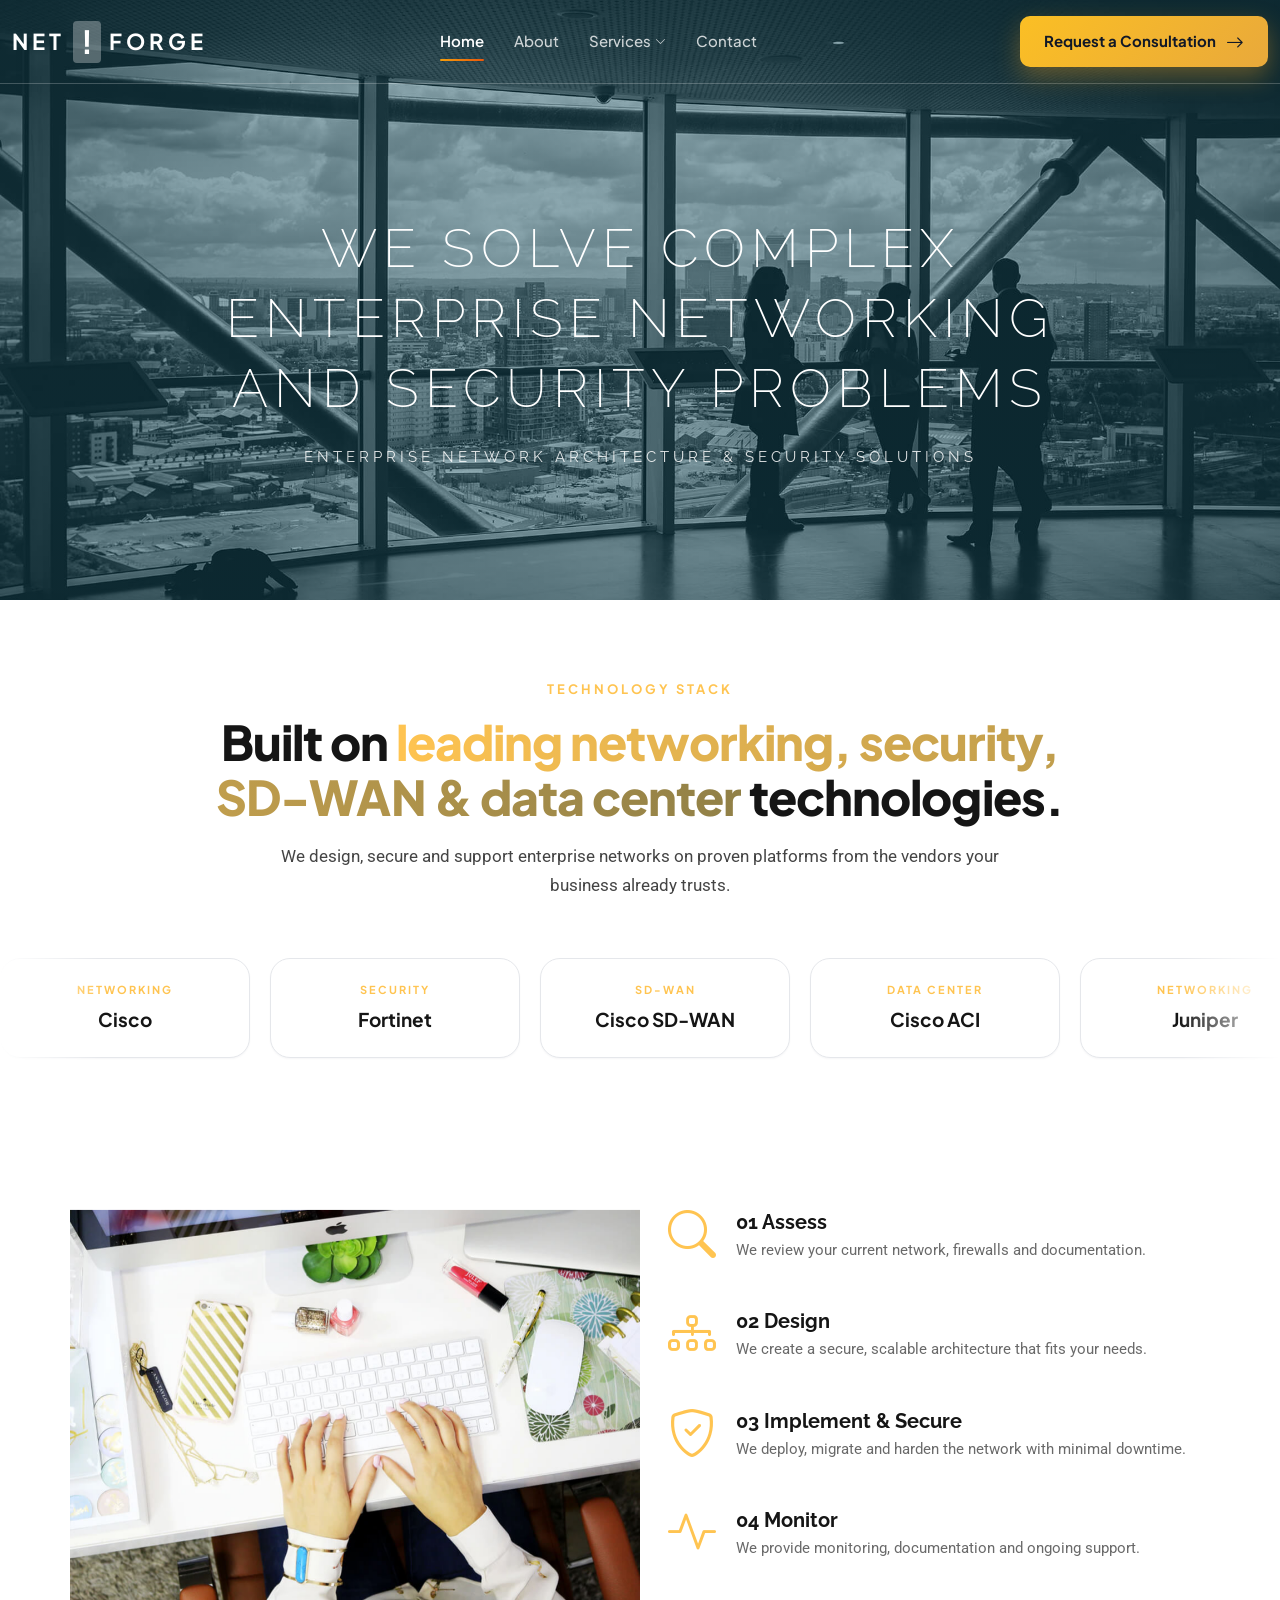
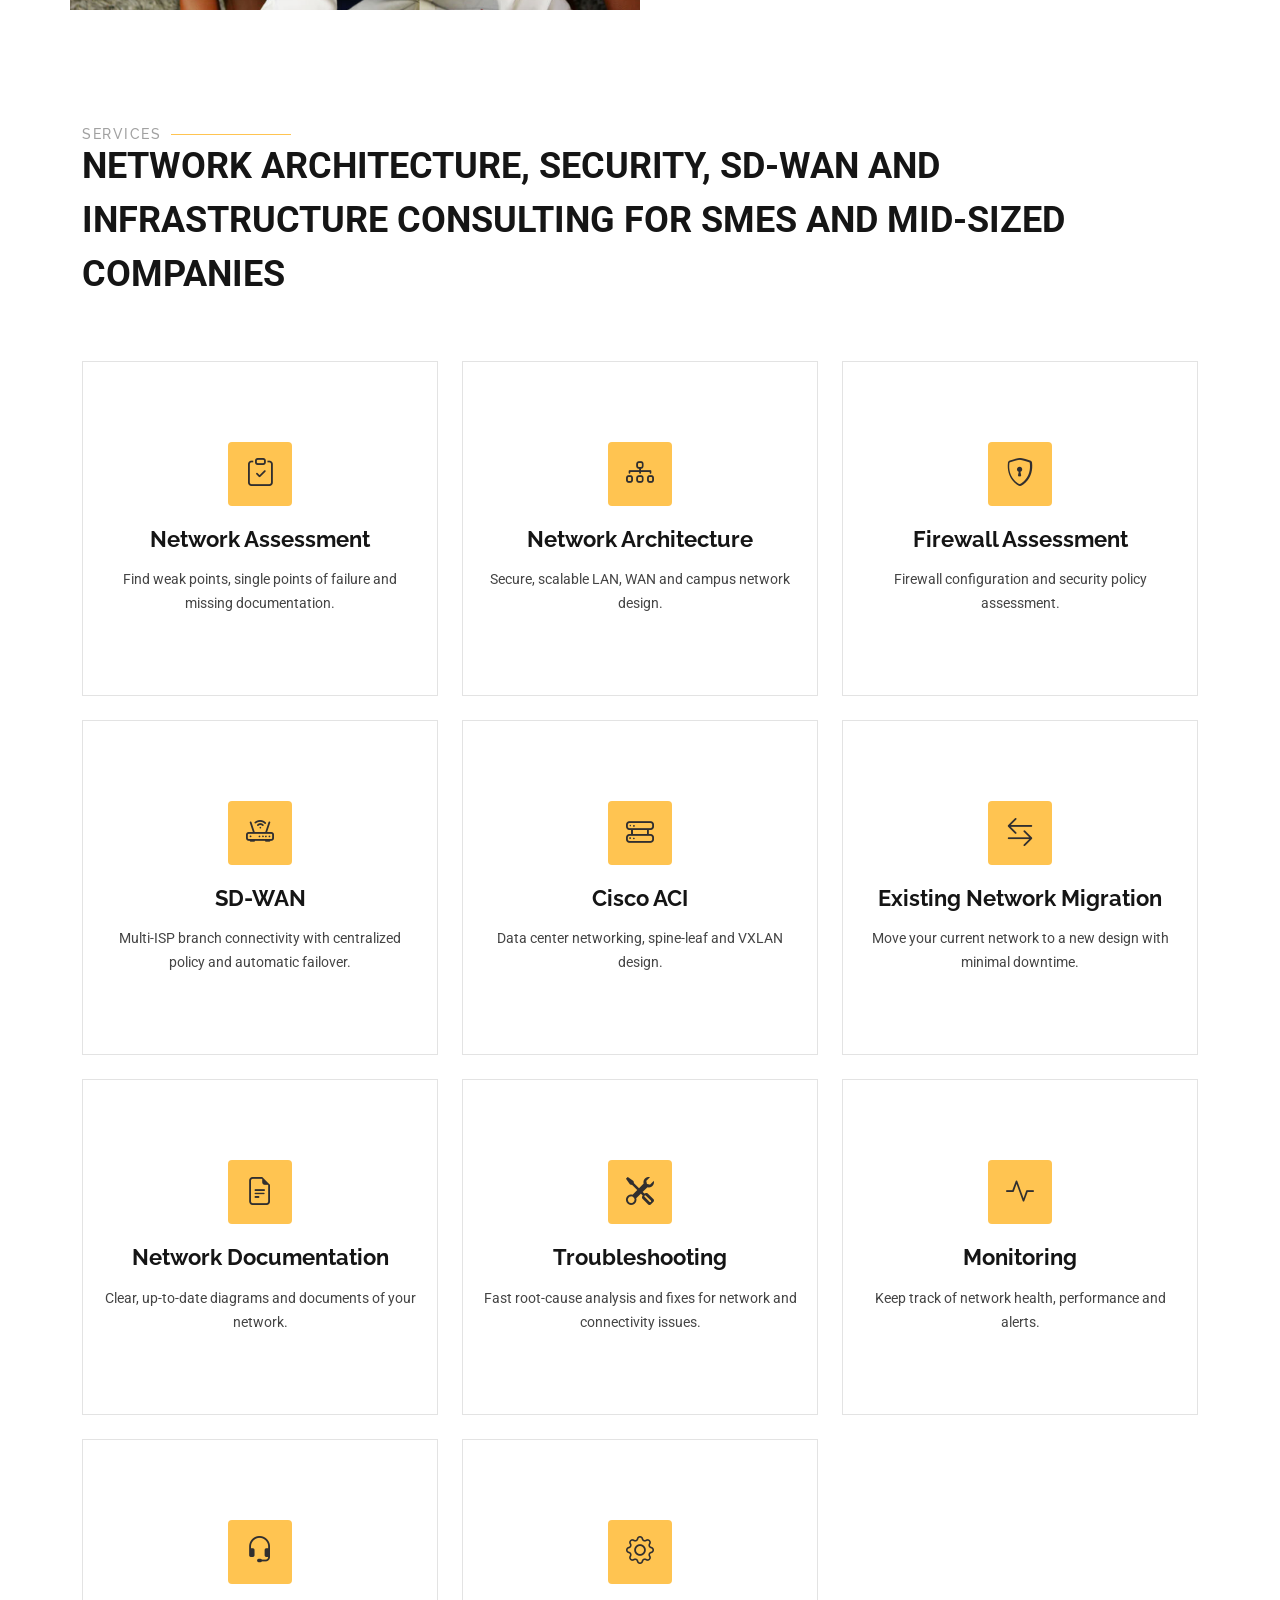
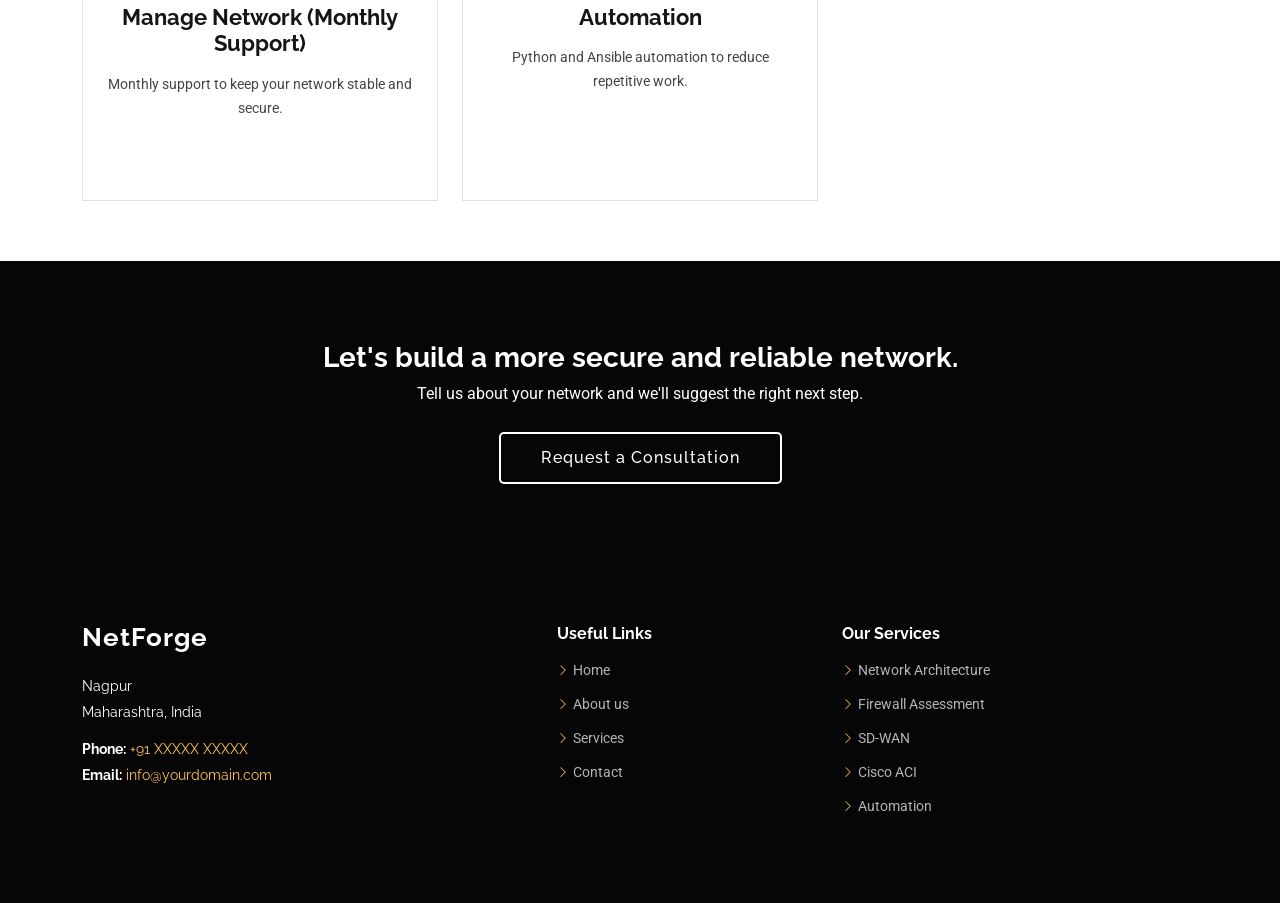
<file: index.html>
<!DOCTYPE html>
<html lang="en">

<head>
  <meta charset="utf-8">
  <meta content="width=device-width, initial-scale=1.0" name="viewport">
  <title>NetForge | Network Consulting in Nagpur: SD-WAN, Firewall &amp; Cisco ACI</title>
  <meta name="description" content="NetForge offers network consulting in Nagpur: network architecture, firewall assessment, SD-WAN, Cisco ACI, migration and managed network support for businesses across India.">
  <meta name="keywords" content="Nagpur, network consulting, SD-WAN, firewall, Cisco ACI, network architecture, network security">

  <link href="assets/img/favicon.png" rel="icon">
  <link href="assets/img/apple-touch-icon.png" rel="apple-touch-icon">

  <link href="https://fonts.googleapis.com" rel="preconnect">
  <link href="https://fonts.gstatic.com" rel="preconnect" crossorigin>
  <link href="https://fonts.googleapis.com/css2?family=Roboto:wght@300;400;500;700&family=Poppins:wght@300;400;500;600;700&family=Raleway:wght@200;300;400;500;600;700&display=swap" rel="stylesheet">

  <link href="assets/vendor/bootstrap/css/bootstrap.min.css" rel="stylesheet">
  <link href="assets/vendor/bootstrap-icons/bootstrap-icons.css" rel="stylesheet">
  <link href="assets/vendor/aos/aos.css" rel="stylesheet">
  <link href="assets/vendor/swiper/swiper-bundle.min.css" rel="stylesheet">
  <link href="assets/vendor/glightbox/css/glightbox.min.css" rel="stylesheet">
  <link href="assets/css/main.css" rel="stylesheet">
  <link href="https://fonts.googleapis.com/css2?family=Plus+Jakarta+Sans:wght@400;500;600;700&display=swap" rel="stylesheet">
  <link href="assets/css/nav.css" rel="stylesheet">

  <style>
    /* ===== Reign-style header + hero (overrides main.css) ===== */

    /* Transparent header with thin bottom line */
    #header.header {
      background: transparent !important;
      box-shadow: none !important;
      height: 82px;
      padding: 0;
      border-bottom: 1px solid rgba(255, 255, 255, 0.22);
    }

    /* Logo: letter-spaced with highlighted "!" box */
    #header .logo .sitename {
      font-family: "Raleway", sans-serif;
      font-size: 26px;
      font-weight: 400;
      letter-spacing: 6px;
      color: #fff;
      margin: 0;
      display: flex;
      align-items: center;
    }
    #header .logo .logo-mark {
      display: inline-flex;
      align-items: center;
      justify-content: center;
      background: rgba(255, 255, 255, 0.35);
      color: #fff;
      width: 32px;
      height: 48px;
      margin: 0 10px;
      letter-spacing: 0;
      font-weight: 500;
    }

    /* Nav: small, uppercase, wide spacing, muted white */
    @media (min-width: 1200px) {
      .navmenu a,
      .navmenu a:focus {
        font-family: "Raleway", sans-serif;
        font-size: 13px;
        font-weight: 500;
        text-transform: uppercase;
        letter-spacing: 2.5px;
        color: rgba(255, 255, 255, 0.7);
        padding: 18px 20px;
      }
      .navmenu a:hover,
      .navmenu .active,
      .navmenu .active:focus {
        color: #fff;
      }
    }

    /* CTA button: quiet thin outline */
    #header .btn-getstarted,
    #header .btn-getstarted:focus {
      font-family: "Raleway", sans-serif;
      font-size: 12px;
      text-transform: uppercase;
      letter-spacing: 2px;
      background: transparent;
      color: #fff;
      border: 1px solid rgba(255, 255, 255, 0.55);
      border-radius: 0;
      padding: 10px 22px;
    }
    #header .btn-getstarted:hover {
      background: rgba(255, 255, 255, 0.15);
      color: #fff;
    }

    /* Hero */
    .hero {
      min-height: 600px;
      height: 600px;
      padding: 82px 0 0;
      display: flex;
      align-items: center;
      justify-content: center;
      position: relative;
    }
    .hero img {
      position: absolute;
      inset: 0;
      width: 100%;
      height: 100%;
      object-fit: cover;
      z-index: 1;
    }
    /* Teal tint like Reign */
    .hero::before {
      content: "";
      position: absolute;
      inset: 0;
      z-index: 2;
      background: linear-gradient(rgba(10, 70, 85, 0.45), rgba(10, 70, 85, 0.45)) !important;
    }
    .hero .container {
      position: relative;
      z-index: 3;
    }
    .hero h2 {
      font-family: "Raleway", sans-serif;
      font-size: clamp(1.8rem, 4.2vw, 3.4rem);
      font-weight: 200;
      text-transform: uppercase;
      letter-spacing: 6px;
      line-height: 1.3;
      color: #fff;
      margin: 0 0 22px;
    }
    .hero p {
      font-family: "Raleway", sans-serif;
      font-size: 15px;
      font-weight: 400;
      text-transform: uppercase;
      letter-spacing: 4px;
      color: rgba(255, 255, 255, 0.85);
      margin: 0;
    }

    @media (max-width: 768px) {
      .hero { height: auto; min-height: 480px; padding: 110px 0 60px; }
      .hero h2 { letter-spacing: 3px; }
      .hero p { letter-spacing: 2px; font-size: 13px; }
    }

    /* ===== Technology stack strip ===== */
    .tech-stack {
      background: #fff;
      padding: 80px 0 70px;
    }
    .tech-stack .ts-eyebrow {
      font-family: "Plus Jakarta Sans", "Raleway", sans-serif;
      font-size: 13px;
      font-weight: 700;
      letter-spacing: 3px;
      text-transform: uppercase;
      color: var(--accent-color, #2563eb);
      margin: 0 0 14px;
    }
    .tech-stack h2 {
      font-family: "Plus Jakarta Sans", "Raleway", sans-serif;
      font-size: clamp(1.8rem, 4vw, 3rem);
      font-weight: 800;
      letter-spacing: -0.02em;
      line-height: 1.15;
      color: var(--heading-color, #0f172a);
      max-width: 860px;
      margin: 0 auto 18px;
    }
    .tech-stack h2 span {
      background: linear-gradient(90deg, var(--accent-color, #2563eb), color-mix(in srgb, var(--accent-color, #2563eb) 55%, #0a2d3a));
      -webkit-background-clip: text;
      background-clip: text;
      -webkit-text-fill-color: transparent;
      color: transparent;
    }
    .tech-stack .ts-sub {
      max-width: 720px;
      margin: 0 auto 44px;
      color: var(--default-color, #64748b);
      font-size: 17px;
      line-height: 1.7;
    }
    .ts-marquee {
      overflow: hidden;
      padding: 14px 0 22px;
      -webkit-mask-image: linear-gradient(90deg, transparent, #000 8%, #000 92%, transparent);
      mask-image: linear-gradient(90deg, transparent, #000 8%, #000 92%, transparent);
    }
    .ts-track {
      display: flex;
      width: max-content;
      animation: ts-scroll 45s linear infinite;
    }
    .ts-marquee:hover .ts-track {
      animation-play-state: paused;
    }
    .ts-card {
      flex: 0 0 auto;
      width: 250px;
      height: 100px;
      margin-right: 20px;
      display: flex;
      flex-direction: column;
      align-items: center;
      justify-content: center;
      gap: 6px;
      background: #fff;
      border: 1px solid #e5e7eb;
      border-radius: 20px;
      box-shadow: 0 1px 2px rgba(15, 23, 42, 0.04);
      transition: border-color 0.2s ease, box-shadow 0.2s ease, transform 0.2s ease;
    }
    .ts-card:hover {
      border-color: var(--accent-color, #2563eb);
      box-shadow: 0 10px 24px color-mix(in srgb, var(--accent-color, #2563eb) 22%, transparent);
      transform: translateY(-3px);
    }
    .ts-card small {
      font-family: "Plus Jakarta Sans", sans-serif;
      font-size: 11px;
      font-weight: 700;
      letter-spacing: 2px;
      text-transform: uppercase;
      color: var(--accent-color, #2563eb);
    }
    .ts-card strong {
      font-family: "Plus Jakarta Sans", sans-serif;
      font-size: 19px;
      font-weight: 700;
      color: var(--heading-color, #0f172a);
      text-align: center;
      padding: 0 12px;
    }
    @keyframes ts-scroll {
      to { transform: translateX(-50%); }
    }
    @media (prefers-reduced-motion: reduce) {
      .ts-track { animation: none; }
      .ts-marquee { overflow-x: auto; }
    }
    @media (max-width: 768px) {
      .tech-stack { padding: 60px 0 50px; }
      .ts-card { width: 210px; height: 90px; }
      .ts-card strong { font-size: 17px; }
    }
  </style>
</head>

<body class="index-page">

  <header id="header" class="header d-flex align-items-center fixed-top">
    <div class="container-fluid container-xl position-relative d-flex align-items-center justify-content-between">

      <a href="index.html" class="logo d-flex align-items-center me-auto me-lg-0">
        <h1 class="sitename">NET<span class="logo-mark">!</span>FORGE</h1>
      </a>

      <nav id="navmenu" class="navmenu">
        <ul>
          <li><a href="index.html" class="active">Home</a></li>
          <li><a href="about.html">About</a></li>
          <li class="dropdown"><a href="#" class="services-toggle"><span>Services</span> <i class="bi bi-chevron-down toggle-dropdown"></i></a>
            <ul>
              <li><a href="services.html#network-assessment">Network Assessment</a></li>
              <li><a href="services.html#network-architecture">Network Architecture</a></li>
              <li><a href="services.html#firewall-assessment">Firewall Assessment</a></li>
              <li><a href="services.html#sd-wan">SD-WAN</a></li>
              <li><a href="services.html#cisco-aci">Cisco ACI</a></li>
              <li><a href="services.html#migration">Existing Network Migration</a></li>
              <li><a href="services.html#documentation">Network Documentation</a></li>
              <li><a href="services.html#troubleshooting">Troubleshooting</a></li>
              <li><a href="services.html#monitoring">Monitoring</a></li>
              <li><a href="services.html#manage-network">Manage Network (Monthly Support)</a></li>
              <li><a href="services.html#automation">Automation</a></li>
            </ul>
          </li>
          <li><a href="contact.html">Contact</a></li>
        </ul>
        <i class="mobile-nav-toggle d-xl-none bi bi-list"></i>
      </nav>

      <a class="btn-getstarted" href="contact.html">Request a Consultation <i class="bi bi-arrow-right"></i></a>

    </div>
  </header>

  <main class="main">

    <!-- Hero Section -->
    <section id="hero" class="hero section dark-background">

      <img src="assets/img/hero-bg.jpg" alt="" data-aos="fade-in">

      <div class="container">
        <div class="row justify-content-center text-center" data-aos="fade-up" data-aos-delay="100">
          <div class="col-xl-10 col-lg-11">
            <h2>We Solve Complex Enterprise Networking And Security Problems</h2>
            <p>Enterprise Network Architecture &amp; Security Solutions</p>
          </div>
        </div>
      </div>

    </section>

    <!-- Technology Stack Section -->
    <section id="tech-stack" class="tech-stack section">

      <div class="container text-center" data-aos="fade-up">
        <p class="ts-eyebrow">Technology Stack</p>
        <h2>Built on <span>leading networking, security, SD-WAN &amp; data center</span> technologies.</h2>
        <p class="ts-sub">We design, secure and support enterprise networks on proven platforms from the vendors your business already trusts.</p>
      </div>

      <div class="ts-marquee" data-aos="fade-up" data-aos-delay="100">
        <div class="ts-track">
          <div class="ts-card"><small>Networking</small><strong>Cisco</strong></div>
          <div class="ts-card"><small>Security</small><strong>Fortinet</strong></div>
          <div class="ts-card"><small>SD-WAN</small><strong>Cisco SD-WAN</strong></div>
          <div class="ts-card"><small>Data Center</small><strong>Cisco ACI</strong></div>
          <div class="ts-card"><small>Networking</small><strong>Juniper</strong></div>
          <div class="ts-card"><small>Security</small><strong>Palo Alto Networks</strong></div>
          <div class="ts-card"><small>SD-WAN</small><strong>Fortinet Secure SD-WAN</strong></div>
          <div class="ts-card"><small>Data Center</small><strong>Cisco Nexus</strong></div>
          <div class="ts-card"><small>Networking</small><strong>Aruba</strong></div>
          <div class="ts-card"><small>Security</small><strong>Check Point</strong></div>
          <div class="ts-card"><small>SD-WAN</small><strong>Versa Networks</strong></div>
          <div class="ts-card"><small>Data Center</small><strong>VMware NSX</strong></div>
          <div class="ts-card"><small>Networking</small><strong>Arista</strong></div>
          <div class="ts-card"><small>Security</small><strong>Cisco Secure Firewall</strong></div>
          <div class="ts-card"><small>SD-WAN</small><strong>VMware VeloCloud</strong></div>
          <div class="ts-card"><small>Data Center</small><strong>VXLAN / EVPN</strong></div>

          <!-- duplicate set for a seamless loop -->
          <div class="ts-card"><small>Networking</small><strong>Cisco</strong></div>
          <div class="ts-card"><small>Security</small><strong>Fortinet</strong></div>
          <div class="ts-card"><small>SD-WAN</small><strong>Cisco SD-WAN</strong></div>
          <div class="ts-card"><small>Data Center</small><strong>Cisco ACI</strong></div>
          <div class="ts-card"><small>Networking</small><strong>Juniper</strong></div>
          <div class="ts-card"><small>Security</small><strong>Palo Alto Networks</strong></div>
          <div class="ts-card"><small>SD-WAN</small><strong>Fortinet Secure SD-WAN</strong></div>
          <div class="ts-card"><small>Data Center</small><strong>Cisco Nexus</strong></div>
          <div class="ts-card"><small>Networking</small><strong>Aruba</strong></div>
          <div class="ts-card"><small>Security</small><strong>Check Point</strong></div>
          <div class="ts-card"><small>SD-WAN</small><strong>Versa Networks</strong></div>
          <div class="ts-card"><small>Data Center</small><strong>VMware NSX</strong></div>
          <div class="ts-card"><small>Networking</small><strong>Arista</strong></div>
          <div class="ts-card"><small>Security</small><strong>Cisco Secure Firewall</strong></div>
          <div class="ts-card"><small>SD-WAN</small><strong>VMware VeloCloud</strong></div>
          <div class="ts-card"><small>Data Center</small><strong>VXLAN / EVPN</strong></div>
        </div>
      </div>

    </section>

    <!-- Features Section -->
    <section id="features" class="features section">

      <div class="container">

        <div class="row gy-4">
          <div class="features-image col-lg-6" data-aos="fade-up" data-aos-delay="100"><img src="assets/img/features-bg.jpg" alt=""></div>
          <div class="col-lg-6">

            <div class="features-item d-flex ps-0 ps-lg-3 pt-4 pt-lg-0" data-aos="fade-up" data-aos-delay="200">
              <i class="bi bi-search flex-shrink-0"></i>
              <div>
                <h4>01 Assess</h4>
                <p>We review your current network, firewalls and documentation.</p>
              </div>
            </div>

            <div class="features-item d-flex mt-5 ps-0 ps-lg-3" data-aos="fade-up" data-aos-delay="300">
              <i class="bi bi-diagram-3 flex-shrink-0"></i>
              <div>
                <h4>02 Design</h4>
                <p>We create a secure, scalable architecture that fits your needs.</p>
              </div>
            </div>

            <div class="features-item d-flex mt-5 ps-0 ps-lg-3" data-aos="fade-up" data-aos-delay="400">
              <i class="bi bi-shield-check flex-shrink-0"></i>
              <div>
                <h4>03 Implement & Secure</h4>
                <p>We deploy, migrate and harden the network with minimal downtime.</p>
              </div>
            </div>

            <div class="features-item d-flex mt-5 ps-0 ps-lg-3" data-aos="fade-up" data-aos-delay="500">
              <i class="bi bi-activity flex-shrink-0"></i>
              <div>
                <h4>04 Monitor</h4>
                <p>We provide monitoring, documentation and ongoing support.</p>
              </div>
            </div>

          </div>
        </div>

      </div>

    </section>

    <!-- Services Section -->
    <section id="services" class="services section">

      <div class="container section-title" data-aos="fade-up">
        <h2>Services</h2>
        <p>Network architecture, security, SD-WAN and infrastructure consulting for SMEs and mid-sized companies</p>
      </div>

      <div class="container">

        <div class="row gy-4">

          <div class="col-lg-4 col-md-6" data-aos="fade-up" data-aos-delay="100">
            <div class="service-item position-relative">
              <div class="icon"><i class="bi bi-clipboard-check"></i></div>
              <a href="services.html#network-assessment" class="stretched-link"><h3>Network Assessment</h3></a>
              <p>Find weak points, single points of failure and missing documentation.</p>
            </div>
          </div>

          <div class="col-lg-4 col-md-6" data-aos="fade-up" data-aos-delay="200">
            <div class="service-item position-relative">
              <div class="icon"><i class="bi bi-diagram-3"></i></div>
              <a href="services.html#network-architecture" class="stretched-link"><h3>Network Architecture</h3></a>
              <p>Secure, scalable LAN, WAN and campus network design.</p>
            </div>
          </div>

          <div class="col-lg-4 col-md-6" data-aos="fade-up" data-aos-delay="300">
            <div class="service-item position-relative">
              <div class="icon"><i class="bi bi-shield-lock"></i></div>
              <a href="services.html#firewall-assessment" class="stretched-link"><h3>Firewall Assessment</h3></a>
              <p>Firewall configuration and security policy assessment.</p>
            </div>
          </div>

          <div class="col-lg-4 col-md-6" data-aos="fade-up" data-aos-delay="100">
            <div class="service-item position-relative">
              <div class="icon"><i class="bi bi-router"></i></div>
              <a href="services.html#sd-wan" class="stretched-link"><h3>SD-WAN</h3></a>
              <p>Multi-ISP branch connectivity with centralized policy and automatic failover.</p>
            </div>
          </div>

          <div class="col-lg-4 col-md-6" data-aos="fade-up" data-aos-delay="200">
            <div class="service-item position-relative">
              <div class="icon"><i class="bi bi-hdd-rack"></i></div>
              <a href="services.html#cisco-aci" class="stretched-link"><h3>Cisco ACI</h3></a>
              <p>Data center networking, spine-leaf and VXLAN design.</p>
            </div>
          </div>

          <div class="col-lg-4 col-md-6" data-aos="fade-up" data-aos-delay="300">
            <div class="service-item position-relative">
              <div class="icon"><i class="bi bi-arrow-left-right"></i></div>
              <a href="services.html#migration" class="stretched-link"><h3>Existing Network Migration</h3></a>
              <p>Move your current network to a new design with minimal downtime.</p>
            </div>
          </div>

          <div class="col-lg-4 col-md-6" data-aos="fade-up" data-aos-delay="100">
            <div class="service-item position-relative">
              <div class="icon"><i class="bi bi-file-earmark-text"></i></div>
              <a href="services.html#documentation" class="stretched-link"><h3>Network Documentation</h3></a>
              <p>Clear, up-to-date diagrams and documents of your network.</p>
            </div>
          </div>

          <div class="col-lg-4 col-md-6" data-aos="fade-up" data-aos-delay="200">
            <div class="service-item position-relative">
              <div class="icon"><i class="bi bi-tools"></i></div>
              <a href="services.html#troubleshooting" class="stretched-link"><h3>Troubleshooting</h3></a>
              <p>Fast root-cause analysis and fixes for network and connectivity issues.</p>
            </div>
          </div>

          <div class="col-lg-4 col-md-6" data-aos="fade-up" data-aos-delay="300">
            <div class="service-item position-relative">
              <div class="icon"><i class="bi bi-activity"></i></div>
              <a href="services.html#monitoring" class="stretched-link"><h3>Monitoring</h3></a>
              <p>Keep track of network health, performance and alerts.</p>
            </div>
          </div>

          <div class="col-lg-4 col-md-6" data-aos="fade-up" data-aos-delay="100">
            <div class="service-item position-relative">
              <div class="icon"><i class="bi bi-headset"></i></div>
              <a href="services.html#manage-network" class="stretched-link"><h3>Manage Network (Monthly Support)</h3></a>
              <p>Monthly support to keep your network stable and secure.</p>
            </div>
          </div>

          <div class="col-lg-4 col-md-6" data-aos="fade-up" data-aos-delay="200">
            <div class="service-item position-relative">
              <div class="icon"><i class="bi bi-gear"></i></div>
              <a href="services.html#automation" class="stretched-link"><h3>Automation</h3></a>
              <p>Python and Ansible automation to reduce repetitive work.</p>
            </div>
          </div>

        </div>

      </div>

    </section>

    <!-- Call To Action Section -->
    <section id="call-to-action" class="call-to-action section dark-background">

      <img src="assets/img/cta-bg.jpg" alt="">

      <div class="container">
        <div class="row justify-content-center" data-aos="zoom-in" data-aos-delay="100">
          <div class="col-xl-10">
            <div class="text-center">
              <h3>Let's build a more secure and reliable network.</h3>
              <p>Tell us about your network and we'll suggest the right next step.</p>
              <a class="cta-btn" href="contact.html">Request a Consultation</a>
            </div>
          </div>
        </div>
      </div>

    </section>

  </main>

  <footer id="footer" class="footer dark-background">

    <div class="footer-top">
      <div class="container">
        <div class="row gy-4">
          <div class="col-lg-5 col-md-6 footer-about">
            <a href="index.html" class="logo d-flex align-items-center">
              <span class="sitename">NetForge</span>
            </a>
            <div class="footer-contact pt-3">
              <p>Nagpur</p>
              <p>Maharashtra, India</p>
              <p class="mt-3"><strong>Phone:</strong> <a href="tel:+91XXXXXXXXXX">+91 XXXXX XXXXX</a></p>
              <p><strong>Email:</strong> <a href="mailto:info@yourdomain.com">info@yourdomain.com</a></p>
            </div>
          </div>

          <div class="col-lg-3 col-md-3 footer-links">
            <h4>Useful Links</h4>
            <ul>
              <li><i class="bi bi-chevron-right"></i> <a href="index.html">Home</a></li>
              <li><i class="bi bi-chevron-right"></i> <a href="about.html">About us</a></li>
              <li><i class="bi bi-chevron-right"></i> <a href="services.html">Services</a></li>
              <li><i class="bi bi-chevron-right"></i> <a href="contact.html">Contact</a></li>
            </ul>
          </div>

          <div class="col-lg-4 col-md-3 footer-links">
            <h4>Our Services</h4>
            <ul>
              <li><i class="bi bi-chevron-right"></i> <a href="services.html#network-architecture">Network Architecture</a></li>
              <li><i class="bi bi-chevron-right"></i> <a href="services.html#firewall-assessment">Firewall Assessment</a></li>
              <li><i class="bi bi-chevron-right"></i> <a href="services.html#sd-wan">SD-WAN</a></li>
              <li><i class="bi bi-chevron-right"></i> <a href="services.html#cisco-aci">Cisco ACI</a></li>
              <li><i class="bi bi-chevron-right"></i> <a href="services.html#automation">Automation</a></li>
            </ul>
          </div>

        </div>
      </div>
    </div>
</footer>

  <a href="#" id="scroll-top" class="scroll-top d-flex align-items-center justify-content-center"><i class="bi bi-arrow-up-short"></i></a>

  <div id="preloader"></div>

  <script src="assets/vendor/bootstrap/js/bootstrap.bundle.min.js"></script>
  <script src="assets/vendor/aos/aos.js"></script>
  <script src="assets/vendor/swiper/swiper-bundle.min.js"></script>
  <script src="assets/vendor/glightbox/js/glightbox.min.js"></script>
  <script src="assets/vendor/imagesloaded/imagesloaded.pkgd.min.js"></script>
  <script src="assets/vendor/isotope-layout/isotope.pkgd.min.js"></script>
  <script src="assets/vendor/purecounter/purecounter_vanilla.js"></script>
  <script src="assets/js/main.js"></script>
  <script>
    /* Services menu item: open the dropdown only, don't navigate */
    document.querySelectorAll('.services-toggle').forEach(function (a) {
      a.addEventListener('click', function (e) { e.preventDefault(); });
    });
  </script>

</body>

</html>
</file>
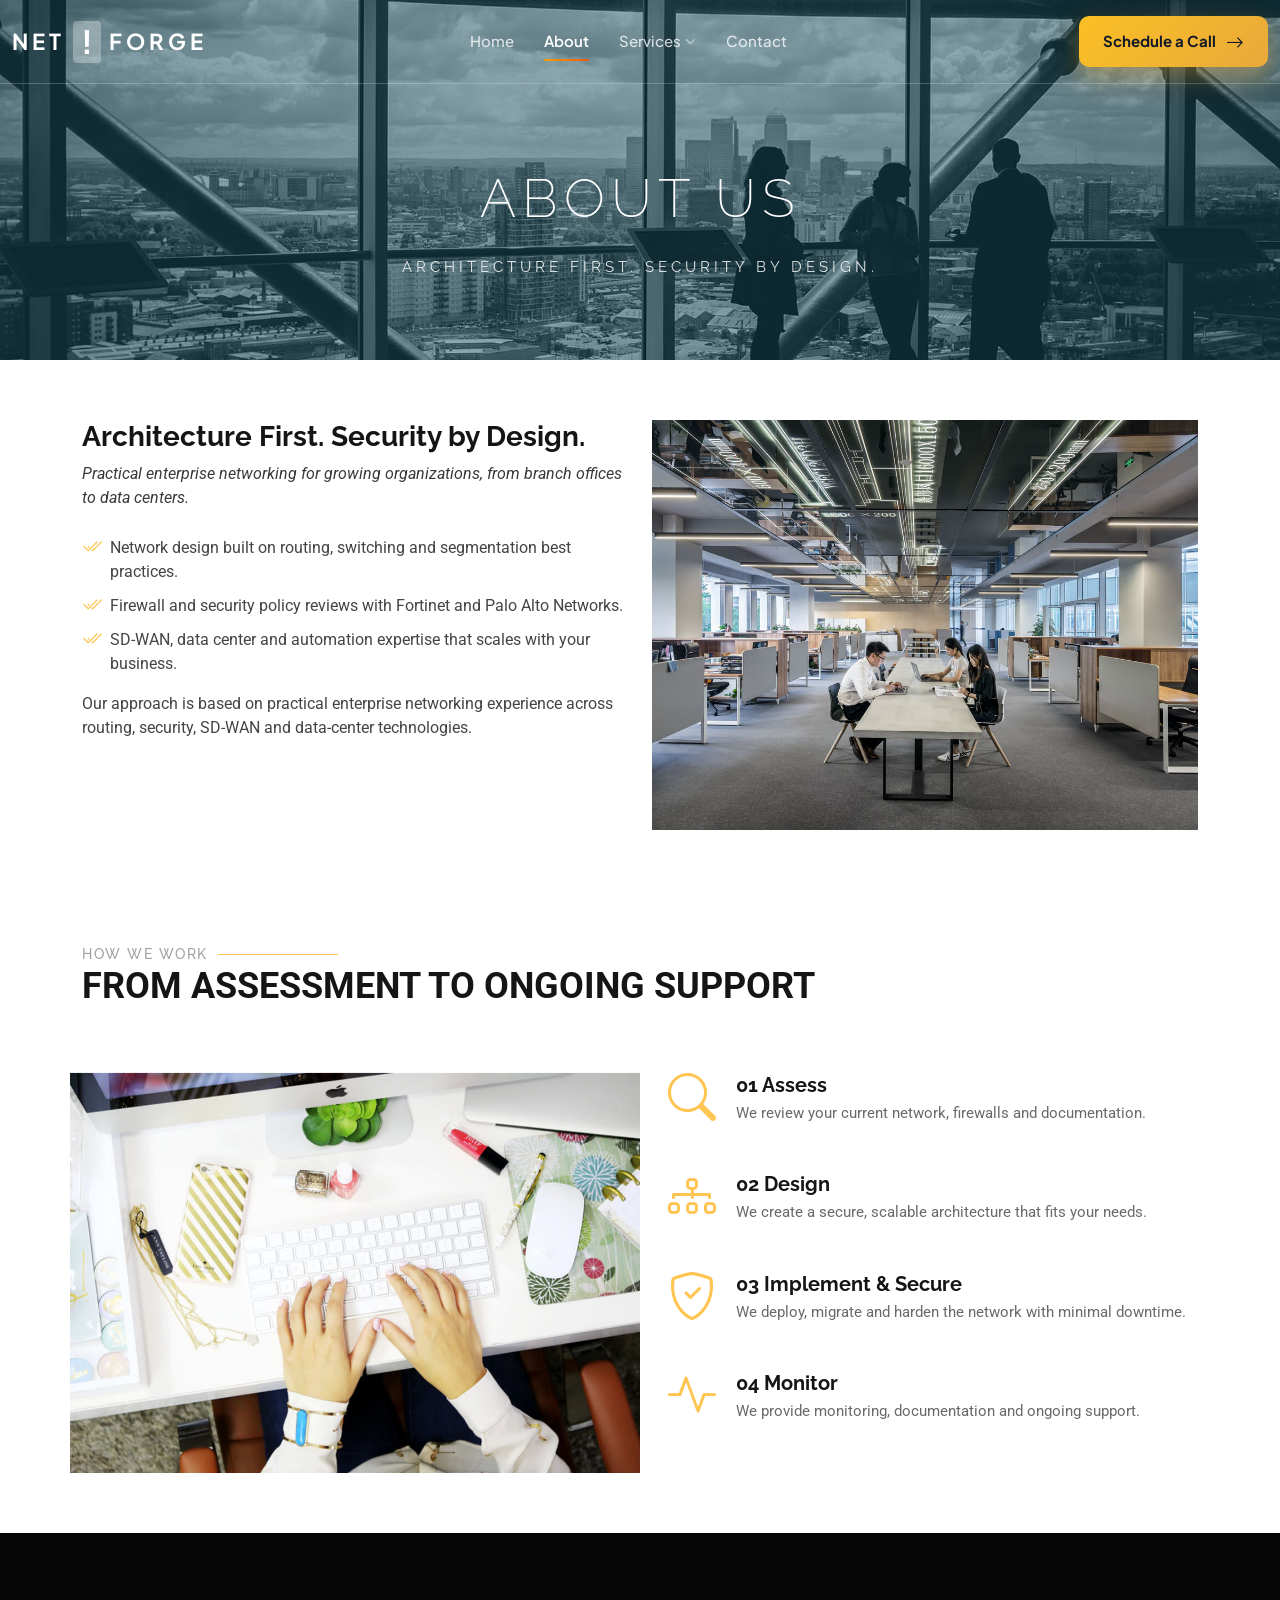
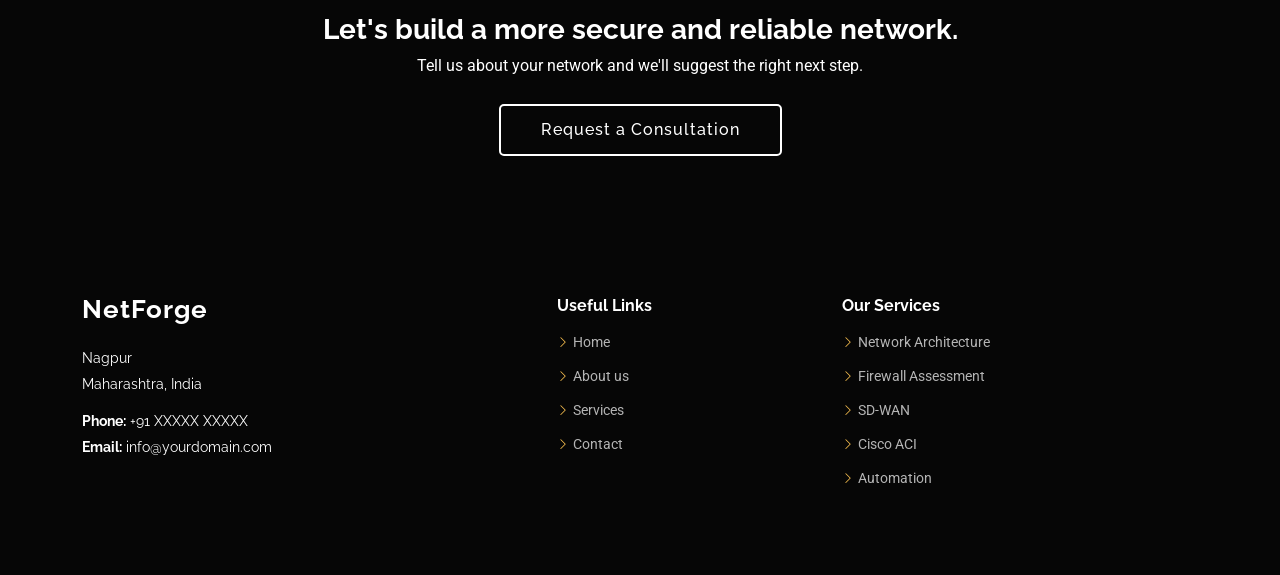
<file: about.html>
<!DOCTYPE html>
<html lang="en">

<head>
  <meta charset="utf-8">
  <meta content="width=device-width, initial-scale=1.0" name="viewport">
  <title>About | NetForge</title>
  <meta name="description" content="About NetForge: enterprise network architecture, firewall security, SD-WAN and data center solutions in Nagpur.">
  <meta name="keywords" content="network architecture, firewall, SD-WAN, Cisco, Fortinet, Palo Alto, Nagpur">

  <link href="assets/img/favicon.png" rel="icon">
  <link href="assets/img/apple-touch-icon.png" rel="apple-touch-icon">

  <link href="https://fonts.googleapis.com" rel="preconnect">
  <link href="https://fonts.gstatic.com" rel="preconnect" crossorigin>
  <link href="https://fonts.googleapis.com/css2?family=Roboto:wght@300;400;500;700&family=Poppins:wght@300;400;500;600;700&family=Raleway:wght@200;300;400;500;600;700&display=swap" rel="stylesheet">

  <link href="assets/vendor/bootstrap/css/bootstrap.min.css" rel="stylesheet">
  <link href="assets/vendor/bootstrap-icons/bootstrap-icons.css" rel="stylesheet">
  <link href="assets/vendor/aos/aos.css" rel="stylesheet">
  <link href="assets/vendor/swiper/swiper-bundle.min.css" rel="stylesheet">
  <link href="assets/vendor/glightbox/css/glightbox.min.css" rel="stylesheet">
  <link href="assets/css/main.css" rel="stylesheet">
  <link href="https://fonts.googleapis.com/css2?family=Plus+Jakarta+Sans:wght@400;500;600;700&display=swap" rel="stylesheet">
  <link href="assets/css/nav.css" rel="stylesheet">

  <style>
    /* ===== Reign-style header + hero (overrides main.css) ===== */

    #header.header {
      background: transparent !important;
      box-shadow: none !important;
      height: 82px;
      padding: 0;
      border-bottom: 1px solid rgba(255, 255, 255, 0.22);
    }

    #header .logo .sitename {
      font-family: "Raleway", sans-serif;
      font-size: 26px;
      font-weight: 400;
      letter-spacing: 6px;
      color: #fff;
      margin: 0;
      display: flex;
      align-items: center;
    }
    #header .logo .logo-mark {
      display: inline-flex;
      align-items: center;
      justify-content: center;
      background: rgba(255, 255, 255, 0.35);
      color: #fff;
      width: 32px;
      height: 48px;
      margin: 0 10px;
      letter-spacing: 0;
      font-weight: 500;
    }

    @media (min-width: 1200px) {
      .navmenu a,
      .navmenu a:focus {
        font-family: "Raleway", sans-serif;
        font-size: 13px;
        font-weight: 500;
        text-transform: uppercase;
        letter-spacing: 2.5px;
        color: rgba(255, 255, 255, 0.7);
        padding: 18px 20px;
      }
      .navmenu a:hover,
      .navmenu .active,
      .navmenu .active:focus {
        color: #fff;
      }
    }

    #header .btn-getstarted,
    #header .btn-getstarted:focus {
      font-family: "Raleway", sans-serif;
      font-size: 12px;
      text-transform: uppercase;
      letter-spacing: 2px;
      background: transparent;
      color: #fff;
      border: 1px solid rgba(255, 255, 255, 0.55);
      border-radius: 0;
      padding: 10px 22px;
    }
    #header .btn-getstarted:hover {
      background: rgba(255, 255, 255, 0.15);
      color: #fff;
    }

    .hero {
      min-height: 600px;
      height: 600px;
      padding: 82px 0 0;
      display: flex;
      align-items: center;
      justify-content: center;
      position: relative;
    }
    .hero img {
      position: absolute;
      inset: 0;
      width: 100%;
      height: 100%;
      object-fit: cover;
      z-index: 1;
    }
    .hero::before {
      content: "";
      position: absolute;
      inset: 0;
      z-index: 2;
      background: linear-gradient(rgba(10, 70, 85, 0.45), rgba(10, 70, 85, 0.45)) !important;
    }
    .hero .container {
      position: relative;
      z-index: 3;
    }
    .hero h2 {
      font-family: "Raleway", sans-serif;
      font-size: clamp(1.8rem, 4.2vw, 3.4rem);
      font-weight: 200;
      text-transform: uppercase;
      letter-spacing: 6px;
      line-height: 1.3;
      color: #fff;
      margin: 0 0 22px;
    }
    .hero p {
      font-family: "Raleway", sans-serif;
      font-size: 15px;
      font-weight: 400;
      text-transform: uppercase;
      letter-spacing: 4px;
      color: rgba(255, 255, 255, 0.85);
      margin: 0;
    }

    /* Shorter banner for inner pages */
    .hero.page-hero {
      min-height: 360px;
      height: 360px;
    }

    @media (max-width: 768px) {
      .hero { height: auto; min-height: 480px; padding: 110px 0 60px; }
      .hero.page-hero { min-height: 300px; height: auto; }
      .hero h2 { letter-spacing: 3px; }
      .hero p { letter-spacing: 2px; font-size: 13px; }
    }
  </style>
</head>

<body class="about-page">

  <header id="header" class="header d-flex align-items-center fixed-top">
    <div class="container-fluid container-xl position-relative d-flex align-items-center justify-content-between">

      <a href="index.html" class="logo d-flex align-items-center me-auto me-lg-0">
        <h1 class="sitename">NET<span class="logo-mark">!</span>FORGE</h1>
      </a>

      <nav id="navmenu" class="navmenu">
        <ul>
          <li><a href="index.html">Home</a></li>
          <li><a href="about.html" class="active">About</a></li>
          <li class="dropdown"><a href="#" class="services-toggle"><span>Services</span> <i class="bi bi-chevron-down toggle-dropdown"></i></a>
            <ul>
              <li><a href="services.html#network-assessment">Network Assessment</a></li>
              <li><a href="services.html#network-architecture">Network Architecture</a></li>
              <li><a href="services.html#firewall-assessment">Firewall Assessment</a></li>
              <li><a href="services.html#sd-wan">SD-WAN</a></li>
              <li><a href="services.html#cisco-aci">Cisco ACI</a></li>
              <li><a href="services.html#migration">Existing Network Migration</a></li>
              <li><a href="services.html#documentation">Network Documentation</a></li>
              <li><a href="services.html#troubleshooting">Troubleshooting</a></li>
              <li><a href="services.html#monitoring">Monitoring</a></li>
              <li><a href="services.html#manage-network">Manage Network (Monthly Support)</a></li>
              <li><a href="services.html#automation">Automation</a></li>
            </ul>
          </li>
          <li><a href="index.html#contact">Contact</a></li>
        </ul>
        <i class="mobile-nav-toggle d-xl-none bi bi-list"></i>
      </nav>

      <a class="btn-getstarted" href="index.html#contact">Schedule a Call <i class="bi bi-arrow-right"></i></a>

    </div>
  </header>

  <main class="main">

    <!-- Page Banner -->
    <section id="hero" class="hero page-hero section dark-background">

      <img src="assets/img/hero-bg.jpg" alt="" data-aos="fade-in">

      <div class="container">
        <div class="row justify-content-center text-center" data-aos="fade-up" data-aos-delay="100">
          <div class="col-xl-10 col-lg-11">
            <h2>About Us</h2>
            <p>Architecture First. Security by Design.</p>
          </div>
        </div>
      </div>

    </section>

    <!-- About Section -->
    <section id="about" class="about section">

      <div class="container" data-aos="fade-up" data-aos-delay="100">

        <div class="row gy-4">
          <div class="col-lg-6 order-1 order-lg-2">
            <img src="assets/img/about.jpg" class="img-fluid" alt="">
          </div>
          <div class="col-lg-6 order-2 order-lg-1 content">
            <h3>Architecture First. Security by Design.</h3>
            <p class="fst-italic">
              Practical enterprise networking for growing organizations, from branch offices to data centers.
            </p>
            <ul>
              <li><i class="bi bi-check2-all"></i> <span>Network design built on routing, switching and segmentation best practices.</span></li>
              <li><i class="bi bi-check2-all"></i> <span>Firewall and security policy reviews with Fortinet and Palo Alto Networks.</span></li>
              <li><i class="bi bi-check2-all"></i> <span>SD-WAN, data center and automation expertise that scales with your business.</span></li>
            </ul>
            <p>
              Our approach is based on practical enterprise networking experience across routing, security, SD-WAN and data-center technologies.
            </p>
          </div>
        </div>

      </div>

    </section>

    <!-- Features Section (How we work) -->
    <section id="features" class="features section">

      <div class="container section-title" data-aos="fade-up">
        <h2>How We Work</h2>
        <p>From assessment to ongoing support</p>
      </div>

      <div class="container">

        <div class="row gy-4">
          <div class="features-image col-lg-6" data-aos="fade-up" data-aos-delay="100"><img src="assets/img/features-bg.jpg" alt=""></div>
          <div class="col-lg-6">

            <div class="features-item d-flex ps-0 ps-lg-3 pt-4 pt-lg-0" data-aos="fade-up" data-aos-delay="200">
              <i class="bi bi-search flex-shrink-0"></i>
              <div>
                <h4>01 Assess</h4>
                <p>We review your current network, firewalls and documentation.</p>
              </div>
            </div>

            <div class="features-item d-flex mt-5 ps-0 ps-lg-3" data-aos="fade-up" data-aos-delay="300">
              <i class="bi bi-diagram-3 flex-shrink-0"></i>
              <div>
                <h4>02 Design</h4>
                <p>We create a secure, scalable architecture that fits your needs.</p>
              </div>
            </div>

            <div class="features-item d-flex mt-5 ps-0 ps-lg-3" data-aos="fade-up" data-aos-delay="400">
              <i class="bi bi-shield-check flex-shrink-0"></i>
              <div>
                <h4>03 Implement & Secure</h4>
                <p>We deploy, migrate and harden the network with minimal downtime.</p>
              </div>
            </div>

            <div class="features-item d-flex mt-5 ps-0 ps-lg-3" data-aos="fade-up" data-aos-delay="500">
              <i class="bi bi-activity flex-shrink-0"></i>
              <div>
                <h4>04 Monitor</h4>
                <p>We provide monitoring, documentation and ongoing support.</p>
              </div>
            </div>

          </div>
        </div>

      </div>

    </section>

    <!-- Call To Action Section -->
    <section id="call-to-action" class="call-to-action section dark-background">

      <img src="assets/img/cta-bg.jpg" alt="">

      <div class="container">
        <div class="row justify-content-center" data-aos="zoom-in" data-aos-delay="100">
          <div class="col-xl-10">
            <div class="text-center">
              <h3>Let's build a more secure and reliable network.</h3>
              <p>Tell us about your network and we'll suggest the right next step.</p>
              <a class="cta-btn" href="index.html#contact">Request a Consultation</a>
            </div>
          </div>
        </div>
      </div>

    </section>

  </main>

  <footer id="footer" class="footer dark-background">

    <div class="footer-top">
      <div class="container">
        <div class="row gy-4">
          <div class="col-lg-5 col-md-6 footer-about">
            <a href="index.html" class="logo d-flex align-items-center">
              <span class="sitename">NetForge</span>
            </a>
            <div class="footer-contact pt-3">
              <p>Nagpur</p>
              <p>Maharashtra, India</p>
              <p class="mt-3"><strong>Phone:</strong> <span>+91 XXXXX XXXXX</span></p>
              <p><strong>Email:</strong> <span>info@yourdomain.com</span></p>
            </div>
          </div>

          <div class="col-lg-3 col-md-3 footer-links">
            <h4>Useful Links</h4>
            <ul>
              <li><i class="bi bi-chevron-right"></i> <a href="index.html">Home</a></li>
              <li><i class="bi bi-chevron-right"></i> <a href="about.html">About us</a></li>
              <li><i class="bi bi-chevron-right"></i> <a href="services.html">Services</a></li>
              <li><i class="bi bi-chevron-right"></i> <a href="index.html#contact">Contact</a></li>
            </ul>
          </div>

          <div class="col-lg-4 col-md-3 footer-links">
            <h4>Our Services</h4>
            <ul>
              <li><i class="bi bi-chevron-right"></i> <a href="services.html#network-architecture">Network Architecture</a></li>
              <li><i class="bi bi-chevron-right"></i> <a href="services.html#firewall-assessment">Firewall Assessment</a></li>
              <li><i class="bi bi-chevron-right"></i> <a href="services.html#sd-wan">SD-WAN</a></li>
              <li><i class="bi bi-chevron-right"></i> <a href="services.html#cisco-aci">Cisco ACI</a></li>
              <li><i class="bi bi-chevron-right"></i> <a href="services.html#automation">Automation</a></li>
            </ul>
          </div>

        </div>
      </div>
    </div>

  </footer>

  <a href="#" id="scroll-top" class="scroll-top d-flex align-items-center justify-content-center"><i class="bi bi-arrow-up-short"></i></a>

  <div id="preloader"></div>

  <script src="assets/vendor/bootstrap/js/bootstrap.bundle.min.js"></script>
  <script src="assets/vendor/php-email-form/validate.js"></script>
  <script src="assets/vendor/aos/aos.js"></script>
  <script src="assets/vendor/swiper/swiper-bundle.min.js"></script>
  <script src="assets/vendor/glightbox/js/glightbox.min.js"></script>
  <script src="assets/vendor/imagesloaded/imagesloaded.pkgd.min.js"></script>
  <script src="assets/vendor/isotope-layout/isotope.pkgd.min.js"></script>
  <script src="assets/vendor/purecounter/purecounter_vanilla.js"></script>
  <script src="assets/js/main.js"></script>
  <script>
    /* Services menu item: open the dropdown only, don't navigate */
    document.querySelectorAll('.services-toggle').forEach(function (a) {
      a.addEventListener('click', function (e) { e.preventDefault(); });
    });
  </script>

</body>

</html>
</file>
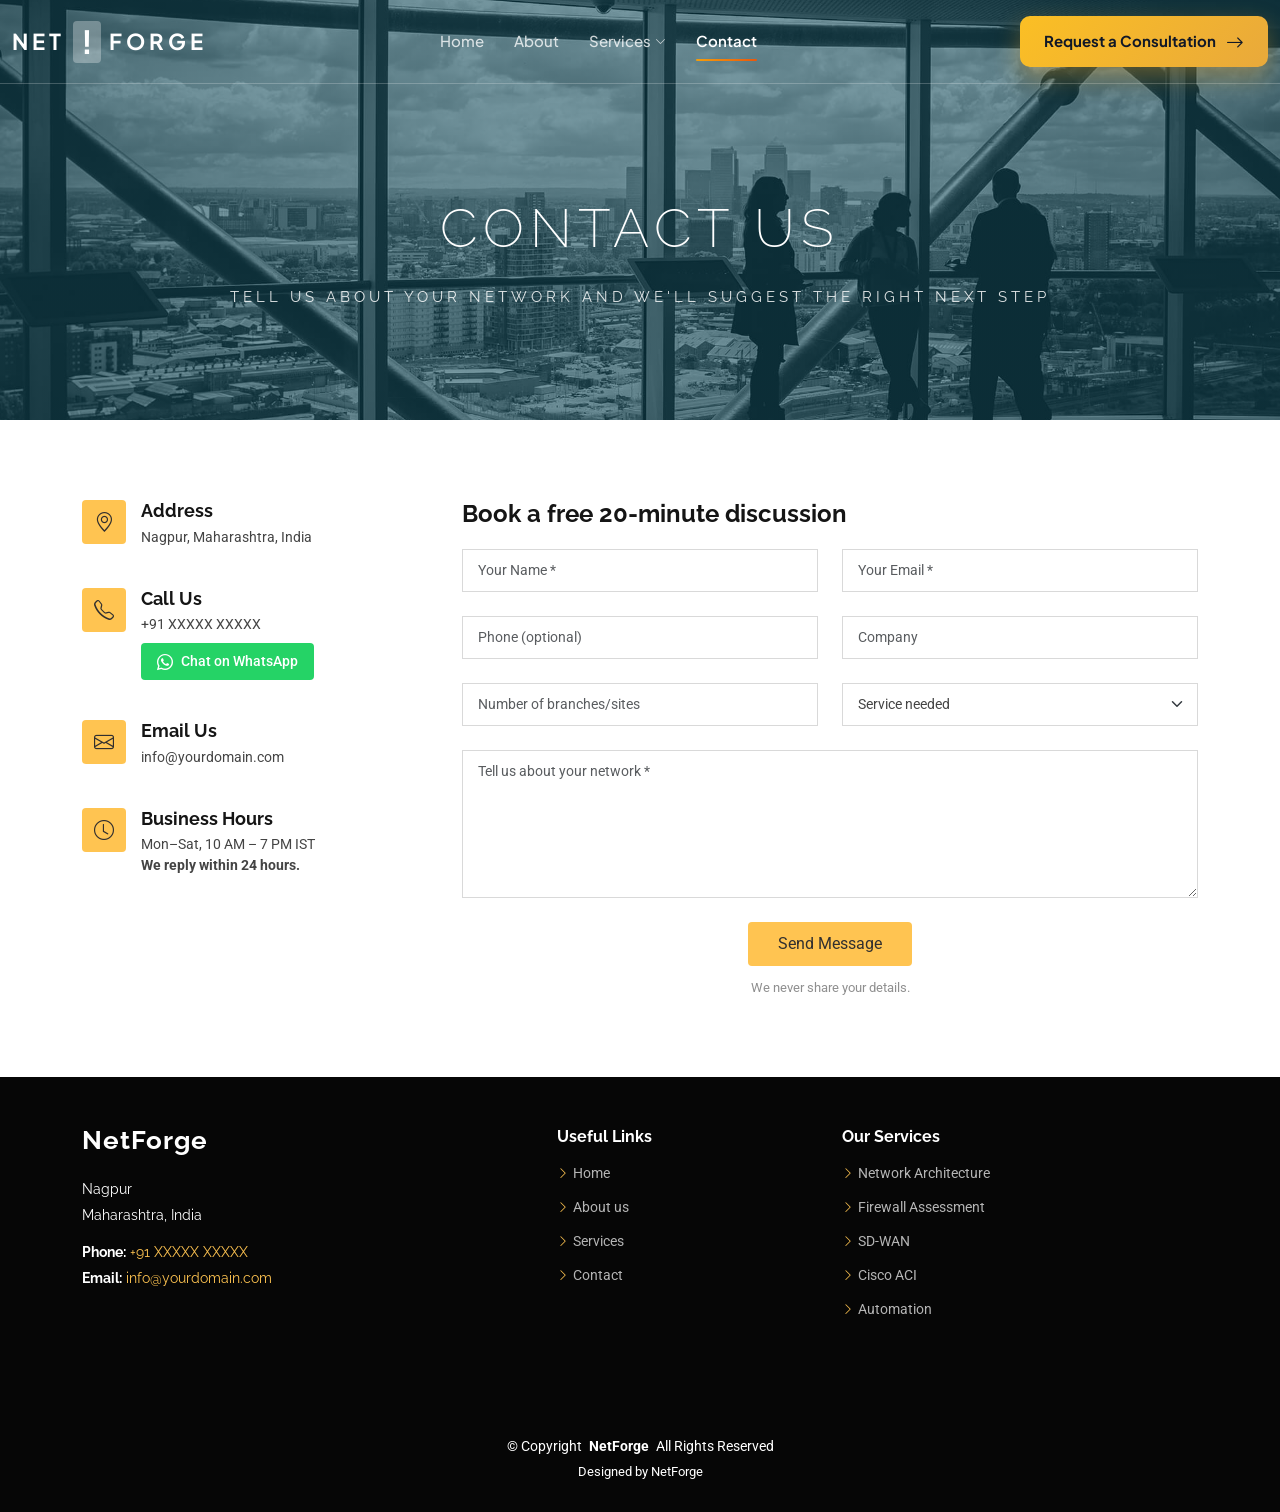
<file: contact.html>
<!DOCTYPE html>
<html lang="en">

<head>
  <meta charset="utf-8">
  <meta content="width=device-width, initial-scale=1.0" name="viewport">
  <title>Contact | NetForge Network Consulting in Nagpur</title>
  <meta name="description" content="Contact NetForge for network consulting in Nagpur. Book a free 20-minute discussion about your network, firewall, SD-WAN or Cisco ACI project.">

  <link href="assets/img/favicon.png" rel="icon">
  <link href="assets/img/apple-touch-icon.png" rel="apple-touch-icon">

  <link href="https://fonts.googleapis.com" rel="preconnect">
  <link href="https://fonts.gstatic.com" rel="preconnect" crossorigin>
  <link href="https://fonts.googleapis.com/css2?family=Roboto:wght@300;400;500;700&family=Poppins:wght@300;400;500;600;700&family=Raleway:wght@200;300;400;500;600;700&display=swap" rel="stylesheet">

  <link href="assets/vendor/bootstrap/css/bootstrap.min.css" rel="stylesheet">
  <link href="assets/vendor/bootstrap-icons/bootstrap-icons.css" rel="stylesheet">
  <link href="assets/vendor/aos/aos.css" rel="stylesheet">
  <link href="assets/vendor/swiper/swiper-bundle.min.css" rel="stylesheet">
  <link href="assets/vendor/glightbox/css/glightbox.min.css" rel="stylesheet">
  <link href="assets/css/main.css" rel="stylesheet">
  <link href="https://fonts.googleapis.com/css2?family=Plus+Jakarta+Sans:wght@400;500;600;700&display=swap" rel="stylesheet">
  <link href="assets/css/nav.css" rel="stylesheet">

  <style>
    /* ===== Same transparent header as index.html ===== */
    #header.header {
      background: transparent !important;
      box-shadow: none !important;
      height: 82px;
      padding: 0;
      border-bottom: 1px solid rgba(255, 255, 255, 0.22);
    }
    #header .logo .sitename {
      font-family: "Raleway", sans-serif;
      font-size: 26px;
      font-weight: 400;
      letter-spacing: 6px;
      color: #fff;
      margin: 0;
      display: flex;
      align-items: center;
    }
    #header .logo .logo-mark {
      display: inline-flex;
      align-items: center;
      justify-content: center;
      background: rgba(255, 255, 255, 0.35);
      color: #fff;
      width: 32px;
      height: 48px;
      margin: 0 10px;
      letter-spacing: 0;
      font-weight: 500;
    }
    @media (min-width: 1200px) {
      .navmenu a,
      .navmenu a:focus {
        font-family: "Raleway", sans-serif;
        font-size: 13px;
        font-weight: 500;
        text-transform: uppercase;
        letter-spacing: 2.5px;
        color: rgba(255, 255, 255, 0.7);
        padding: 18px 20px;
      }
      .navmenu a:hover,
      .navmenu .active,
      .navmenu .active:focus {
        color: #fff;
      }
    }
    #header .btn-getstarted,
    #header .btn-getstarted:focus {
      font-family: "Raleway", sans-serif;
      font-size: 12px;
      text-transform: uppercase;
      letter-spacing: 2px;
      background: transparent;
      color: #fff;
      border: 1px solid rgba(255, 255, 255, 0.55);
      border-radius: 0;
      padding: 10px 22px;
    }
    #header .btn-getstarted:hover {
      background: rgba(255, 255, 255, 0.15);
      color: #fff;
    }

    /* ===== Contact hero (same style as home hero, shorter) ===== */
    .contact-hero {
      position: relative;
      min-height: 420px;
      padding: 82px 0 0;
      display: flex;
      align-items: center;
      justify-content: center;
      text-align: center;
    }
    .contact-hero img {
      position: absolute;
      inset: 0;
      width: 100%;
      height: 100%;
      object-fit: cover;
      z-index: 1;
    }
    .contact-hero::before {
      content: "";
      position: absolute;
      inset: 0;
      z-index: 2;
      background: linear-gradient(rgba(10, 70, 85, 0.55), rgba(10, 70, 85, 0.55));
    }
    .contact-hero .container {
      position: relative;
      z-index: 3;
    }
    .contact-hero h1 {
      font-family: "Raleway", sans-serif;
      font-size: clamp(1.8rem, 4.2vw, 3.4rem);
      font-weight: 200;
      text-transform: uppercase;
      letter-spacing: 6px;
      line-height: 1.3;
      color: #fff;
      margin: 0 0 22px;
    }
    .contact-hero p {
      font-family: "Raleway", sans-serif;
      font-size: 15px;
      font-weight: 400;
      text-transform: uppercase;
      letter-spacing: 4px;
      color: rgba(255, 255, 255, 0.85);
      margin: 0;
    }
    @media (max-width: 768px) {
      .contact-hero { min-height: 360px; padding: 110px 0 50px; }
      .contact-hero h1 { letter-spacing: 3px; }
      .contact-hero p { letter-spacing: 2px; font-size: 13px; }
    }

    /* Space between hero and form */
    #contact.contact {
      padding: 80px 0;
    }
  </style>
</head>

<body class="contact-page">

  <header id="header" class="header d-flex align-items-center fixed-top">
    <div class="container-fluid container-xl position-relative d-flex align-items-center justify-content-between">

      <a href="index.html" class="logo d-flex align-items-center me-auto me-lg-0">
        <h1 class="sitename">NET<span class="logo-mark">!</span>FORGE</h1>
      </a>

      <nav id="navmenu" class="navmenu">
        <ul>
          <li><a href="index.html">Home</a></li>
          <li><a href="about.html">About</a></li>
          <li class="dropdown"><a href="services.html"><span>Services</span> <i class="bi bi-chevron-down toggle-dropdown"></i></a>
            <ul>
              <li><a href="services.html#network-assessment">Network Assessment</a></li>
              <li><a href="services.html#network-architecture">Network Architecture</a></li>
              <li><a href="services.html#firewall-assessment">Firewall Assessment</a></li>
              <li><a href="services.html#sd-wan">SD-WAN</a></li>
              <li><a href="services.html#cisco-aci">Cisco ACI</a></li>
              <li><a href="services.html#migration">Existing Network Migration</a></li>
              <li><a href="services.html#documentation">Network Documentation</a></li>
              <li><a href="services.html#troubleshooting">Troubleshooting</a></li>
              <li><a href="services.html#monitoring">Monitoring</a></li>
              <li><a href="services.html#manage-network">Manage Network (Monthly Support)</a></li>
              <li><a href="services.html#automation">Automation</a></li>
            </ul>
          </li>
          <li><a href="contact.html" class="active">Contact</a></li>
        </ul>
        <i class="mobile-nav-toggle d-xl-none bi bi-list"></i>
      </nav>

      <a class="btn-getstarted" href="contact.html">Request a Consultation <i class="bi bi-arrow-right"></i></a>

    </div>
  </header>

  <main class="main">

    <!-- Hero -->
    <section class="contact-hero">
      <img src="assets/img/hero-bg.jpg" alt="" data-aos="fade-in">
      <div class="container" data-aos="fade-up" data-aos-delay="100">
        <h1>Contact Us</h1>
        <p>Tell us about your network and we'll suggest the right next step</p>
      </div>
    </section>

    <!-- Contact Section -->
    <section id="contact" class="contact section">

      <div class="container" data-aos="fade-up" data-aos-delay="100">

        <div class="row gy-4">

          <div class="col-lg-4">
            <div class="info-item d-flex">
              <i class="bi bi-geo-alt flex-shrink-0"></i>
              <div>
                <h3>Address</h3>
                <p>Nagpur, Maharashtra, India</p>
              </div>
            </div>

            <div class="info-item d-flex">
              <i class="bi bi-telephone flex-shrink-0"></i>
              <div>
                <h3>Call Us</h3>
                <p><a href="tel:+91XXXXXXXXXX">+91 XXXXX XXXXX</a></p>
                <a class="btn-whatsapp" href="https://wa.me/91XXXXXXXXXX" target="_blank" rel="noopener">
                  <i class="bi bi-whatsapp"></i> Chat on WhatsApp
                </a>
              </div>
            </div>

            <div class="info-item d-flex">
              <i class="bi bi-envelope flex-shrink-0"></i>
              <div>
                <h3>Email Us</h3>
                <p><a href="mailto:info@yourdomain.com">info@yourdomain.com</a></p>
              </div>
            </div>

            <div class="info-item d-flex">
              <i class="bi bi-clock flex-shrink-0"></i>
              <div>
                <h3>Business Hours</h3>
                <p>Mon&ndash;Sat, 10 AM &ndash; 7 PM IST</p>
                <p><strong>We reply within 24 hours.</strong></p>
              </div>
            </div>
          </div>

          <div class="col-lg-8">
            <h3 class="contact-cta">Book a free 20-minute discussion</h3>

            <form id="contactForm" class="contact-form" novalidate>
              <input type="hidden" name="access_key" value="YOUR_WEB3FORMS_ACCESS_KEY">
              <input type="hidden" name="subject" value="New enquiry from NetForge website">
              <input type="hidden" name="from_name" value="NetForge Website">
              <input type="checkbox" name="botcheck" class="d-none" tabindex="-1" autocomplete="off">

              <div class="row gy-4">
                <div class="col-md-6">
                  <input type="text" name="name" class="form-control" placeholder="Your Name *" required>
                </div>
                <div class="col-md-6">
                  <input type="email" name="email" class="form-control" placeholder="Your Email *" required>
                </div>
                <div class="col-md-6">
                  <input type="tel" name="phone" class="form-control" placeholder="Phone (optional)">
                </div>
                <div class="col-md-6">
                  <input type="text" name="company" class="form-control" placeholder="Company">
                </div>
                <div class="col-md-6">
                  <input type="number" name="branches" class="form-control" placeholder="Number of branches/sites" min="1">
                </div>
                <div class="col-md-6">
                  <select name="service" class="form-select">
                    <option value="">Service needed</option>
                    <option>Network Assessment</option>
                    <option>Network Architecture</option>
                    <option>Firewall Assessment</option>
                    <option>SD-WAN</option>
                    <option>Cisco ACI</option>
                    <option>Existing Network Migration</option>
                    <option>Network Documentation</option>
                    <option>Troubleshooting</option>
                    <option>Monitoring</option>
                    <option>Manage Network (Monthly Support)</option>
                    <option>Automation</option>
                  </select>
                </div>
                <div class="col-md-12">
                  <textarea name="message" class="form-control" rows="6" placeholder="Tell us about your network *" required></textarea>
                </div>
                <div class="col-md-12 text-center">
                  <div id="formResult" class="form-result" role="status" aria-live="polite"></div>
                  <button type="submit" id="contactBtn">Send Message</button>
                  <p class="privacy-note">We never share your details.</p>
                </div>
              </div>
            </form>
          </div>

        </div>

      </div>

    </section>

  </main>

  <footer id="footer" class="footer dark-background">
    <div class="footer-top">
      <div class="container">
        <div class="row gy-4">
          <div class="col-lg-5 col-md-6 footer-about">
            <a href="index.html" class="logo d-flex align-items-center">
              <span class="sitename">NetForge</span>
            </a>
            <div class="footer-contact pt-3">
              <p>Nagpur</p>
              <p>Maharashtra, India</p>
              <p class="mt-3"><strong>Phone:</strong> <a href="tel:+91XXXXXXXXXX">+91 XXXXX XXXXX</a></p>
              <p><strong>Email:</strong> <a href="mailto:info@yourdomain.com">info@yourdomain.com</a></p>
            </div>
          </div>

          <div class="col-lg-3 col-md-3 footer-links">
            <h4>Useful Links</h4>
            <ul>
              <li><i class="bi bi-chevron-right"></i> <a href="index.html">Home</a></li>
              <li><i class="bi bi-chevron-right"></i> <a href="about.html">About us</a></li>
              <li><i class="bi bi-chevron-right"></i> <a href="services.html">Services</a></li>
              <li><i class="bi bi-chevron-right"></i> <a href="contact.html">Contact</a></li>
            </ul>
          </div>

          <div class="col-lg-4 col-md-3 footer-links">
            <h4>Our Services</h4>
            <ul>
              <li><i class="bi bi-chevron-right"></i> <a href="services.html#network-architecture">Network Architecture</a></li>
              <li><i class="bi bi-chevron-right"></i> <a href="services.html#firewall-assessment">Firewall Assessment</a></li>
              <li><i class="bi bi-chevron-right"></i> <a href="services.html#sd-wan">SD-WAN</a></li>
              <li><i class="bi bi-chevron-right"></i> <a href="services.html#cisco-aci">Cisco ACI</a></li>
              <li><i class="bi bi-chevron-right"></i> <a href="services.html#automation">Automation</a></li>
            </ul>
          </div>
        </div>
      </div>
    </div>

    <div class="copyright">
      <div class="container text-center">
        <p>© <span>Copyright</span> <strong class="px-1 sitename">NetForge</strong> <span>All Rights Reserved</span></p>
        <div class="credits">Designed by NetForge</div>
      </div>
    </div>
  </footer>

  <a href="#" id="scroll-top" class="scroll-top d-flex align-items-center justify-content-center"><i class="bi bi-arrow-up-short"></i></a>

  <div id="preloader"></div>

  <script src="assets/vendor/bootstrap/js/bootstrap.bundle.min.js"></script>
  <script src="assets/vendor/aos/aos.js"></script>
  <script src="assets/vendor/swiper/swiper-bundle.min.js"></script>
  <script src="assets/vendor/glightbox/js/glightbox.min.js"></script>
  <script src="assets/vendor/imagesloaded/imagesloaded.pkgd.min.js"></script>
  <script src="assets/vendor/isotope-layout/isotope.pkgd.min.js"></script>
  <script src="assets/vendor/purecounter/purecounter_vanilla.js"></script>
  <script src="assets/js/main.js"></script>

  <script>
    // Contact form -> Web3Forms
    (function () {
      var form = document.getElementById('contactForm');
      if (!form) return;
      var result = document.getElementById('formResult');
      var btn = document.getElementById('contactBtn');

      function show(msg, ok) {
        result.textContent = msg;
        result.className = 'form-result ' + (ok ? 'success' : 'error');
      }

      form.addEventListener('submit', async function (e) {
        e.preventDefault();

        var name = form.name.value.trim();
        var email = form.email.value.trim();
        var message = form.message.value.trim();

        if (!name || !email || !message) {
          show('Please fill in your name, email and message.', false);
          return;
        }
        if (!/^[^\s@]+@[^\s@]+\.[^\s@]+$/.test(email)) {
          show('Please enter a valid email address.', false);
          return;
        }

        btn.disabled = true;
        btn.textContent = 'Sending...';
        result.className = 'form-result';
        result.textContent = '';

        try {
          var res = await fetch('https://api.web3forms.com/submit', {
            method: 'POST',
            headers: { 'Accept': 'application/json' },
            body: new FormData(form)
          });
          var data = await res.json();
          if (data.success) {
            show('Thank you! Your message has been sent. We reply within 24 hours.', true);
            form.reset();
          } else {
            show('Something went wrong. Please email us directly.', false);
          }
        } catch (err) {
          show('Network error. Please try again or email us directly.', false);
        }
        btn.disabled = false;
        btn.textContent = 'Send Message';
      });
    })();
  </script>

</body>

</html>
</file>
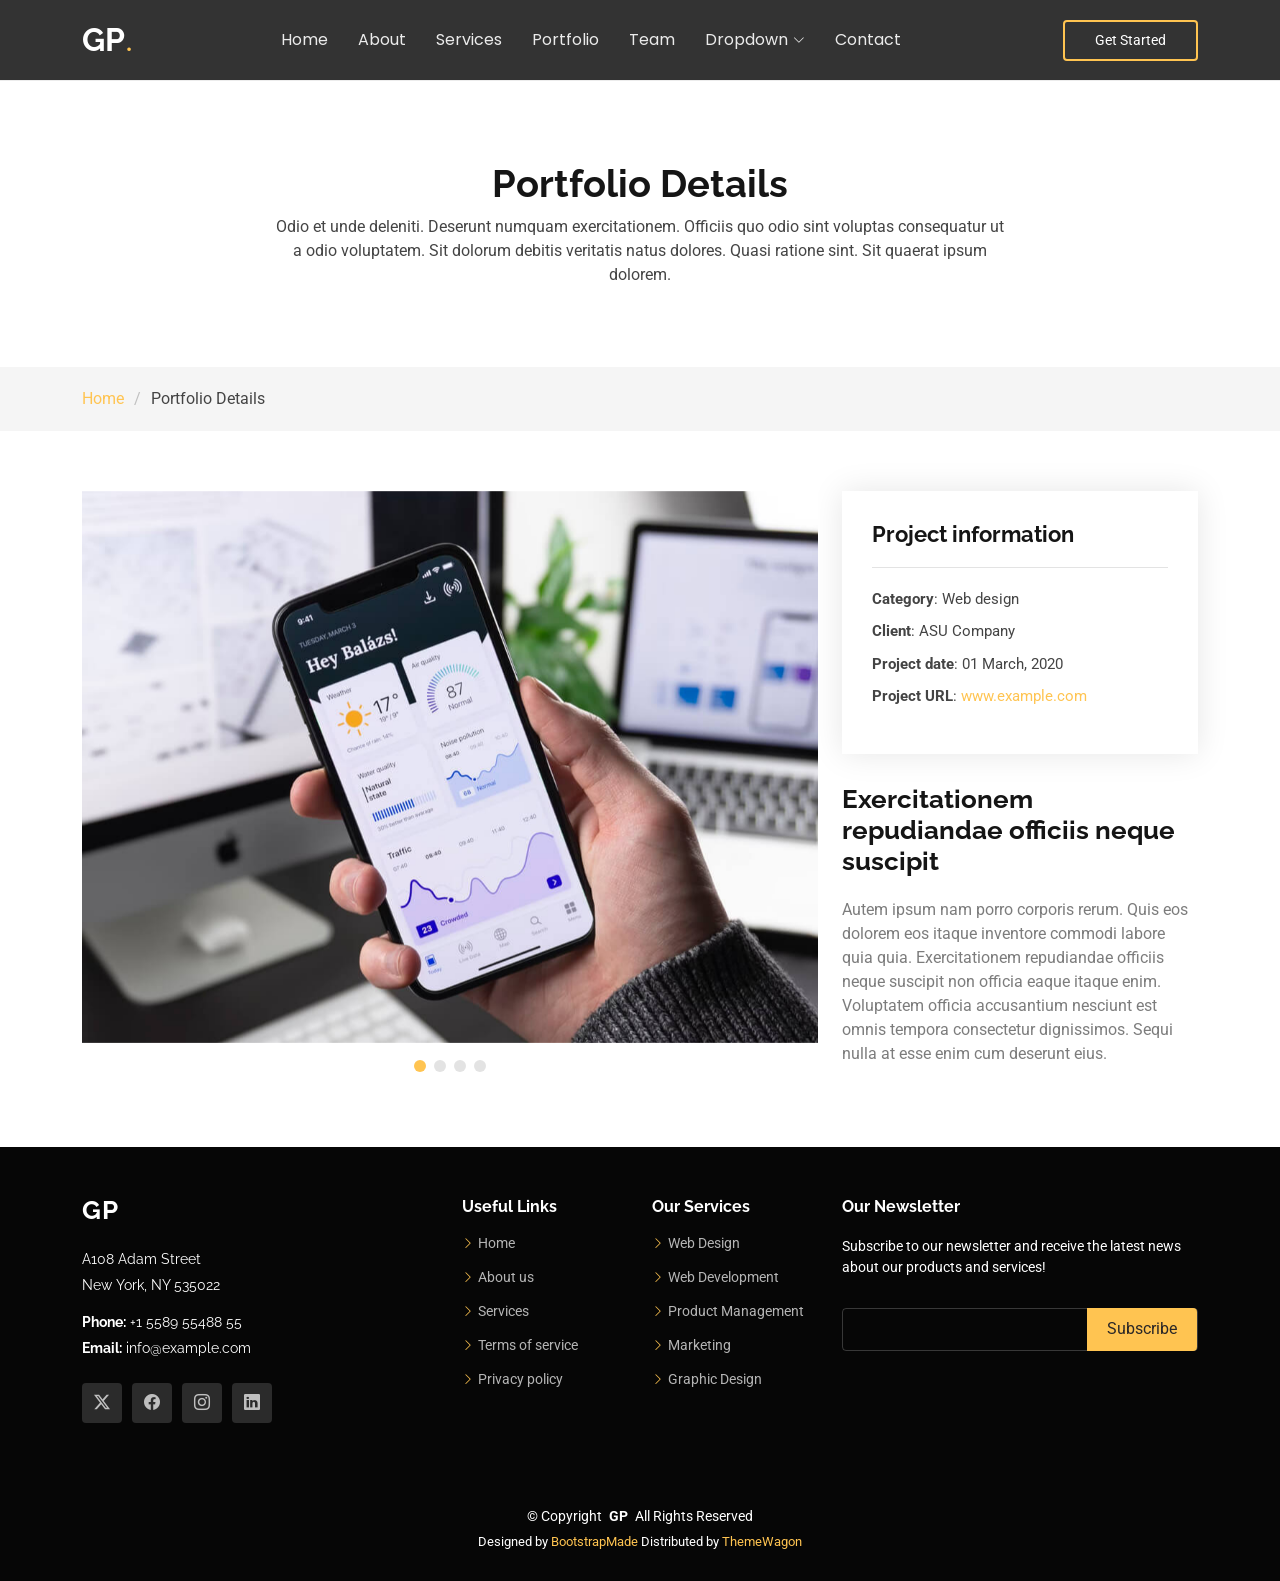
<file: portfolio-details.html>
<!DOCTYPE html>
<html lang="en">

<head>
  <meta charset="utf-8">
  <meta content="width=device-width, initial-scale=1.0" name="viewport">
  <title>Portfolio Details - Gp Bootstrap Template</title>
  <meta name="description" content="">
  <meta name="keywords" content="">

  <!-- Favicons -->
  <link href="assets/img/favicon.png" rel="icon">
  <link href="assets/img/apple-touch-icon.png" rel="apple-touch-icon">

  <!-- Fonts -->
  <link href="https://fonts.googleapis.com" rel="preconnect">
  <link href="https://fonts.gstatic.com" rel="preconnect" crossorigin>
  <link href="https://fonts.googleapis.com/css2?family=Roboto:ital,wght@0,100;0,300;0,400;0,500;0,700;0,900;1,100;1,300;1,400;1,500;1,700;1,900&family=Poppins:ital,wght@0,100;0,200;0,300;0,400;0,500;0,600;0,700;0,800;0,900;1,100;1,200;1,300;1,400;1,500;1,600;1,700;1,800;1,900&family=Raleway:ital,wght@0,100;0,200;0,300;0,400;0,500;0,600;0,700;0,800;0,900;1,100;1,200;1,300;1,400;1,500;1,600;1,700;1,800;1,900&display=swap" rel="stylesheet">

  <!-- Vendor CSS Files -->
  <link href="assets/vendor/bootstrap/css/bootstrap.min.css" rel="stylesheet">
  <link href="assets/vendor/bootstrap-icons/bootstrap-icons.css" rel="stylesheet">
  <link href="assets/vendor/aos/aos.css" rel="stylesheet">
  <link href="assets/vendor/swiper/swiper-bundle.min.css" rel="stylesheet">
  <link href="assets/vendor/glightbox/css/glightbox.min.css" rel="stylesheet">

  <!-- Main CSS File -->
  <link href="assets/css/main.css" rel="stylesheet">

  <!-- =======================================================
  * Template Name: Gp
  * Template URL: https://bootstrapmade.com/gp-free-multipurpose-html-bootstrap-template/
  * Updated: Aug 15 2024 with Bootstrap v5.3.3
  * Author: BootstrapMade.com
  * License: https://bootstrapmade.com/license/
  ======================================================== -->
</head>

<body class="portfolio-details-page">

  <header id="header" class="header d-flex align-items-center position-relative">
    <div class="container-fluid container-xl position-relative d-flex align-items-center justify-content-between">

      <a href="index.html" class="logo d-flex align-items-center me-auto me-lg-0">
        <!-- Uncomment the line below if you also wish to use an image logo -->
        <!-- <img src="assets/img/logo.png" alt=""> -->
        <h1 class="sitename">GP</h1>
        <span>.</span>
      </a>

      <nav id="navmenu" class="navmenu">
        <ul>
          <li><a href="#hero">Home<br></a></li>
          <li><a href="#about">About</a></li>
          <li><a href="#services">Services</a></li>
          <li><a href="#portfolio">Portfolio</a></li>
          <li><a href="#team">Team</a></li>
          <li class="dropdown"><a href="#"><span>Dropdown</span> <i class="bi bi-chevron-down toggle-dropdown"></i></a>
            <ul>
              <li><a href="#">Dropdown 1</a></li>
              <li class="dropdown"><a href="#"><span>Deep Dropdown</span> <i class="bi bi-chevron-down toggle-dropdown"></i></a>
                <ul>
                  <li><a href="#">Deep Dropdown 1</a></li>
                  <li><a href="#">Deep Dropdown 2</a></li>
                  <li><a href="#">Deep Dropdown 3</a></li>
                  <li><a href="#">Deep Dropdown 4</a></li>
                  <li><a href="#">Deep Dropdown 5</a></li>
                </ul>
              </li>
              <li><a href="#">Dropdown 2</a></li>
              <li><a href="#">Dropdown 3</a></li>
              <li><a href="#">Dropdown 4</a></li>
            </ul>
          </li>
          <li><a href="#contact">Contact</a></li>
        </ul>
        <i class="mobile-nav-toggle d-xl-none bi bi-list"></i>
      </nav>

      <a class="btn-getstarted" href="index.html#about">Get Started</a>

    </div>
  </header>

  <main class="main">

    <!-- Page Title -->
    <div class="page-title" data-aos="fade">
      <div class="heading">
        <div class="container">
          <div class="row d-flex justify-content-center text-center">
            <div class="col-lg-8">
              <h1>Portfolio Details</h1>
              <p class="mb-0">Odio et unde deleniti. Deserunt numquam exercitationem. Officiis quo odio sint voluptas consequatur ut a odio voluptatem. Sit dolorum debitis veritatis natus dolores. Quasi ratione sint. Sit quaerat ipsum dolorem.</p>
            </div>
          </div>
        </div>
      </div>
      <nav class="breadcrumbs">
        <div class="container">
          <ol>
            <li><a href="index.html">Home</a></li>
            <li class="current">Portfolio Details</li>
          </ol>
        </div>
      </nav>
    </div><!-- End Page Title -->

    <!-- Portfolio Details Section -->
    <section id="portfolio-details" class="portfolio-details section">

      <div class="container" data-aos="fade-up" data-aos-delay="100">

        <div class="row gy-4">

          <div class="col-lg-8">
            <div class="portfolio-details-slider swiper init-swiper">

              <script type="application/json" class="swiper-config">
                {
                  "loop": true,
                  "speed": 600,
                  "autoplay": {
                    "delay": 5000
                  },
                  "slidesPerView": "auto",
                  "pagination": {
                    "el": ".swiper-pagination",
                    "type": "bullets",
                    "clickable": true
                  }
                }
              </script>

              <div class="swiper-wrapper align-items-center">

                <div class="swiper-slide">
                  <img src="assets/img/portfolio/app-1.jpg" alt="">
                </div>

                <div class="swiper-slide">
                  <img src="assets/img/portfolio/product-1.jpg" alt="">
                </div>

                <div class="swiper-slide">
                  <img src="assets/img/portfolio/branding-1.jpg" alt="">
                </div>

                <div class="swiper-slide">
                  <img src="assets/img/portfolio/books-1.jpg" alt="">
                </div>

              </div>
              <div class="swiper-pagination"></div>
            </div>
          </div>

          <div class="col-lg-4">
            <div class="portfolio-info" data-aos="fade-up" data-aos-delay="200">
              <h3>Project information</h3>
              <ul>
                <li><strong>Category</strong>: Web design</li>
                <li><strong>Client</strong>: ASU Company</li>
                <li><strong>Project date</strong>: 01 March, 2020</li>
                <li><strong>Project URL</strong>: <a href="#">www.example.com</a></li>
              </ul>
            </div>
            <div class="portfolio-description" data-aos="fade-up" data-aos-delay="300">
              <h2>Exercitationem repudiandae officiis neque suscipit</h2>
              <p>
                Autem ipsum nam porro corporis rerum. Quis eos dolorem eos itaque inventore commodi labore quia quia. Exercitationem repudiandae officiis neque suscipit non officia eaque itaque enim. Voluptatem officia accusantium nesciunt est omnis tempora consectetur dignissimos. Sequi nulla at esse enim cum deserunt eius.
              </p>
            </div>
          </div>

        </div>

      </div>

    </section><!-- /Portfolio Details Section -->

  </main>

  <footer id="footer" class="footer dark-background">

    <div class="footer-top">
      <div class="container">
        <div class="row gy-4">
          <div class="col-lg-4 col-md-6 footer-about">
            <a href="index.html" class="logo d-flex align-items-center">
              <span class="sitename">GP</span>
            </a>
            <div class="footer-contact pt-3">
              <p>A108 Adam Street</p>
              <p>New York, NY 535022</p>
              <p class="mt-3"><strong>Phone:</strong> <span>+1 5589 55488 55</span></p>
              <p><strong>Email:</strong> <span>info@example.com</span></p>
            </div>
            <div class="social-links d-flex mt-4">
              <a href=""><i class="bi bi-twitter-x"></i></a>
              <a href=""><i class="bi bi-facebook"></i></a>
              <a href=""><i class="bi bi-instagram"></i></a>
              <a href=""><i class="bi bi-linkedin"></i></a>
            </div>
          </div>

          <div class="col-lg-2 col-md-3 footer-links">
            <h4>Useful Links</h4>
            <ul>
              <li><i class="bi bi-chevron-right"></i> <a href="#"> Home</a></li>
              <li><i class="bi bi-chevron-right"></i> <a href="#"> About us</a></li>
              <li><i class="bi bi-chevron-right"></i> <a href="#"> Services</a></li>
              <li><i class="bi bi-chevron-right"></i> <a href="#"> Terms of service</a></li>
              <li><i class="bi bi-chevron-right"></i> <a href="#"> Privacy policy</a></li>
            </ul>
          </div>

          <div class="col-lg-2 col-md-3 footer-links">
            <h4>Our Services</h4>
            <ul>
              <li><i class="bi bi-chevron-right"></i> <a href="#"> Web Design</a></li>
              <li><i class="bi bi-chevron-right"></i> <a href="#"> Web Development</a></li>
              <li><i class="bi bi-chevron-right"></i> <a href="#"> Product Management</a></li>
              <li><i class="bi bi-chevron-right"></i> <a href="#"> Marketing</a></li>
              <li><i class="bi bi-chevron-right"></i> <a href="#"> Graphic Design</a></li>
            </ul>
          </div>

          <div class="col-lg-4 col-md-12 footer-newsletter">
            <h4>Our Newsletter</h4>
            <p>Subscribe to our newsletter and receive the latest news about our products and services!</p>
            <form action="forms/newsletter.php" method="post" class="php-email-form">
              <div class="newsletter-form"><input type="email" name="email"><input type="submit" value="Subscribe"></div>
              <div class="loading">Loading</div>
              <div class="error-message"></div>
              <div class="sent-message">Your subscription request has been sent. Thank you!</div>
            </form>
          </div>

        </div>
      </div>
    </div>

    <div class="copyright">
      <div class="container text-center">
        <p>© <span>Copyright</span> <strong class="px-1 sitename">GP</strong> <span>All Rights Reserved</span></p>
        <div class="credits">
          <!-- All the links in the footer should remain intact. -->
          <!-- You can delete the links only if you've purchased the pro version. -->
          <!-- Licensing information: https://bootstrapmade.com/license/ -->
          <!-- Purchase the pro version with working PHP/AJAX contact form: [buy-url] -->
          Designed by <a href="https://bootstrapmade.com/">BootstrapMade</a> Distributed by <a href="https://themewagon.com">ThemeWagon</a>
        </div>
      </div>
    </div>

  </footer>

  <!-- Scroll Top -->
  <a href="#" id="scroll-top" class="scroll-top d-flex align-items-center justify-content-center"><i class="bi bi-arrow-up-short"></i></a>

  <!-- Preloader -->
  <div id="preloader"></div>

  <!-- Vendor JS Files -->
  <script src="assets/vendor/bootstrap/js/bootstrap.bundle.min.js"></script>
  <script src="assets/vendor/php-email-form/validate.js"></script>
  <script src="assets/vendor/aos/aos.js"></script>
  <script src="assets/vendor/swiper/swiper-bundle.min.js"></script>
  <script src="assets/vendor/glightbox/js/glightbox.min.js"></script>
  <script src="assets/vendor/imagesloaded/imagesloaded.pkgd.min.js"></script>
  <script src="assets/vendor/isotope-layout/isotope.pkgd.min.js"></script>
  <script src="assets/vendor/purecounter/purecounter_vanilla.js"></script>

  <!-- Main JS File -->
  <script src="assets/js/main.js"></script>

</body>

</html>
</file>
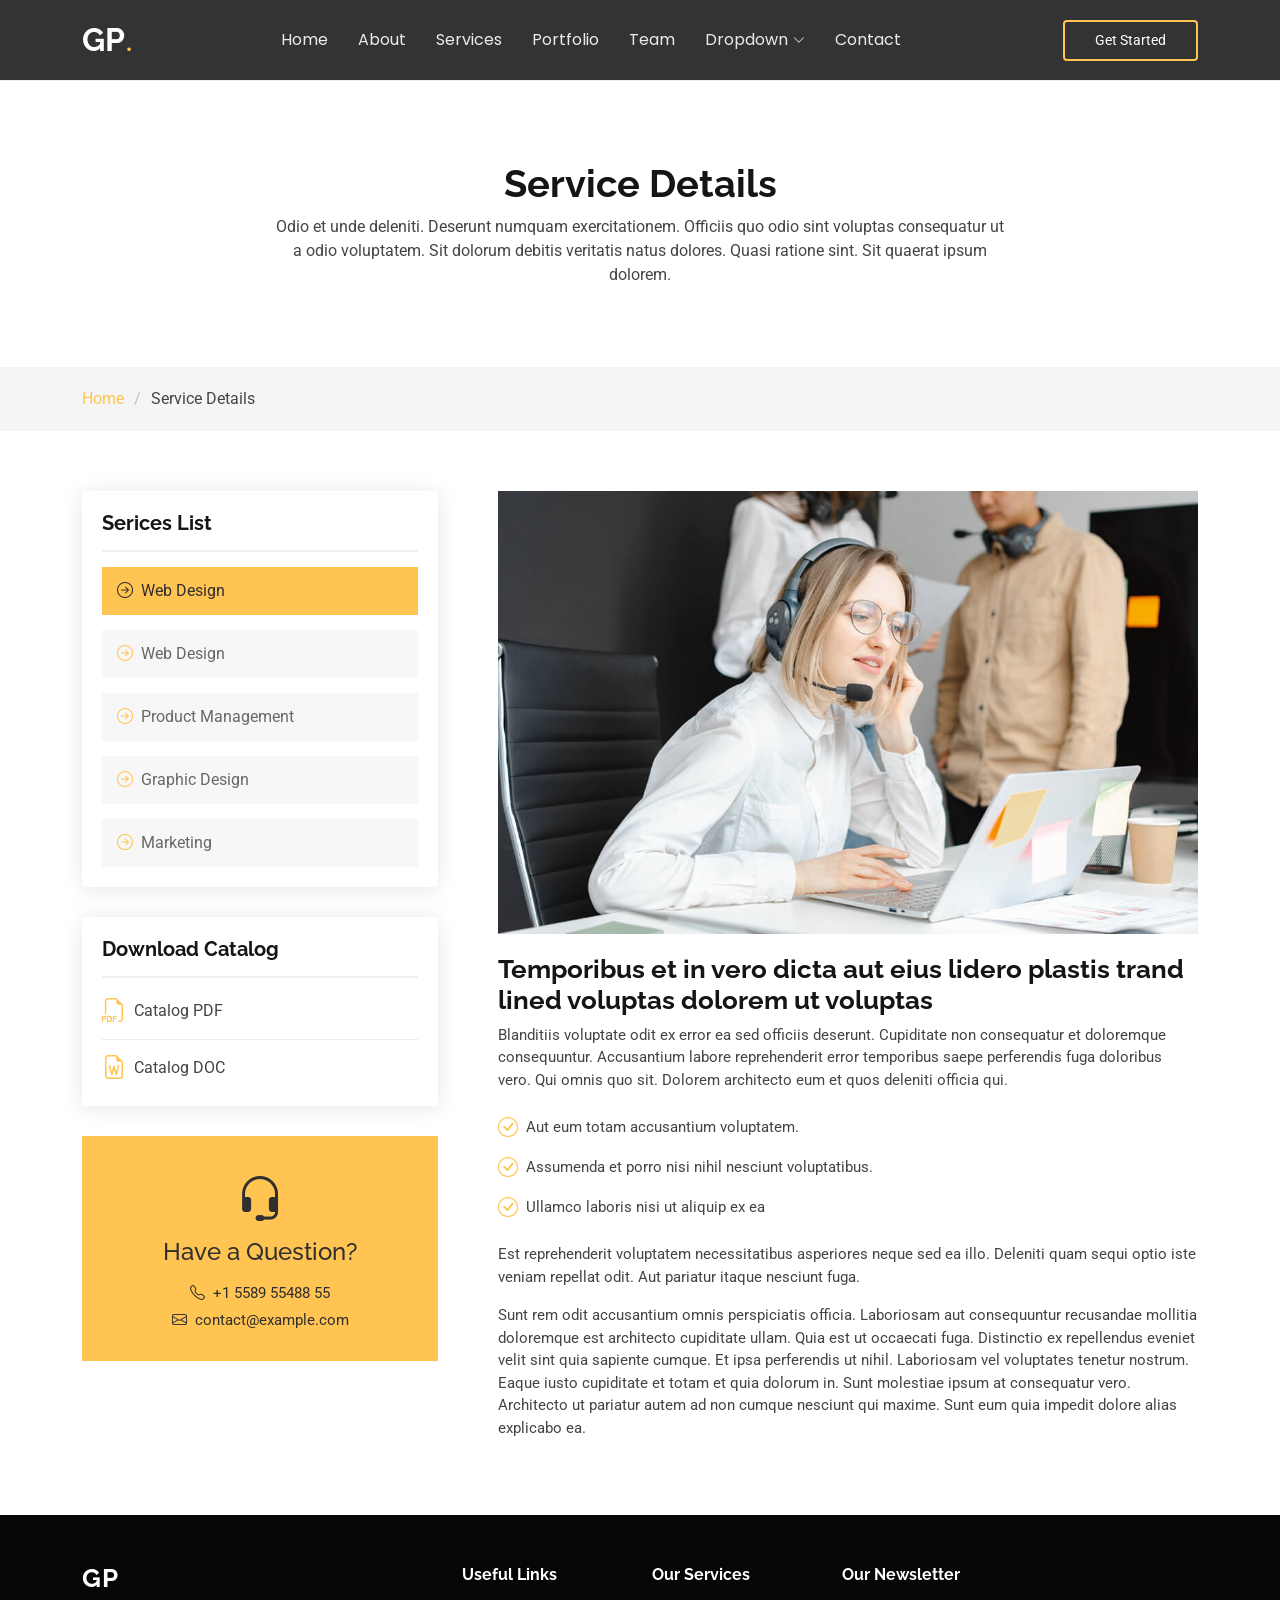
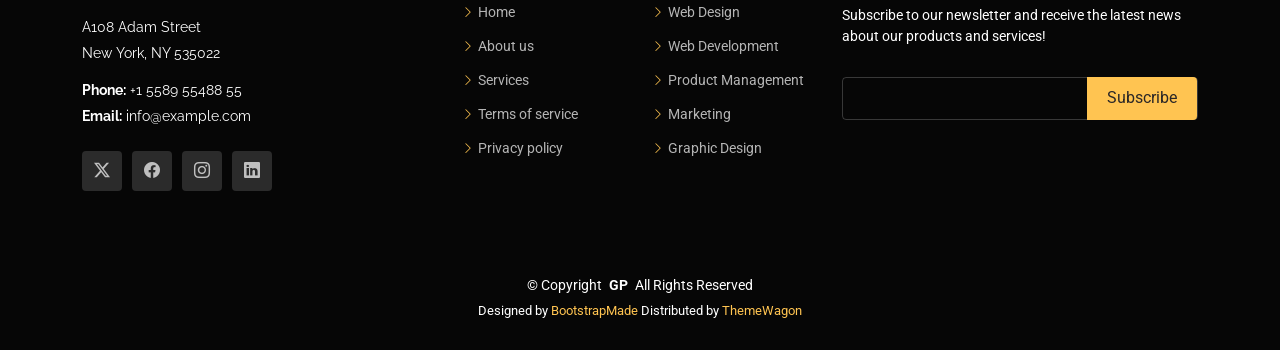
<file: service-details.html>
<!DOCTYPE html>
<html lang="en">

<head>
  <meta charset="utf-8">
  <meta content="width=device-width, initial-scale=1.0" name="viewport">
  <title>Service Details - Gp Bootstrap Template</title>
  <meta name="description" content="">
  <meta name="keywords" content="">

  <!-- Favicons -->
  <link href="assets/img/favicon.png" rel="icon">
  <link href="assets/img/apple-touch-icon.png" rel="apple-touch-icon">

  <!-- Fonts -->
  <link href="https://fonts.googleapis.com" rel="preconnect">
  <link href="https://fonts.gstatic.com" rel="preconnect" crossorigin>
  <link href="https://fonts.googleapis.com/css2?family=Roboto:ital,wght@0,100;0,300;0,400;0,500;0,700;0,900;1,100;1,300;1,400;1,500;1,700;1,900&family=Poppins:ital,wght@0,100;0,200;0,300;0,400;0,500;0,600;0,700;0,800;0,900;1,100;1,200;1,300;1,400;1,500;1,600;1,700;1,800;1,900&family=Raleway:ital,wght@0,100;0,200;0,300;0,400;0,500;0,600;0,700;0,800;0,900;1,100;1,200;1,300;1,400;1,500;1,600;1,700;1,800;1,900&display=swap" rel="stylesheet">

  <!-- Vendor CSS Files -->
  <link href="assets/vendor/bootstrap/css/bootstrap.min.css" rel="stylesheet">
  <link href="assets/vendor/bootstrap-icons/bootstrap-icons.css" rel="stylesheet">
  <link href="assets/vendor/aos/aos.css" rel="stylesheet">
  <link href="assets/vendor/swiper/swiper-bundle.min.css" rel="stylesheet">
  <link href="assets/vendor/glightbox/css/glightbox.min.css" rel="stylesheet">

  <!-- Main CSS File -->
  <link href="assets/css/main.css" rel="stylesheet">

  <!-- =======================================================
  * Template Name: Gp
  * Template URL: https://bootstrapmade.com/gp-free-multipurpose-html-bootstrap-template/
  * Updated: Aug 15 2024 with Bootstrap v5.3.3
  * Author: BootstrapMade.com
  * License: https://bootstrapmade.com/license/
  ======================================================== -->
</head>

<body class="service-details-page">

  <header id="header" class="header d-flex align-items-center position-relative">
    <div class="container-fluid container-xl position-relative d-flex align-items-center justify-content-between">

      <a href="index.html" class="logo d-flex align-items-center me-auto me-lg-0">
        <!-- Uncomment the line below if you also wish to use an image logo -->
        <!-- <img src="assets/img/logo.png" alt=""> -->
        <h1 class="sitename">GP</h1>
        <span>.</span>
      </a>

      <nav id="navmenu" class="navmenu">
        <ul>
          <li><a href="#hero">Home<br></a></li>
          <li><a href="#about">About</a></li>
          <li><a href="#services">Services</a></li>
          <li><a href="#portfolio">Portfolio</a></li>
          <li><a href="#team">Team</a></li>
          <li class="dropdown"><a href="#"><span>Dropdown</span> <i class="bi bi-chevron-down toggle-dropdown"></i></a>
            <ul>
              <li><a href="#">Dropdown 1</a></li>
              <li class="dropdown"><a href="#"><span>Deep Dropdown</span> <i class="bi bi-chevron-down toggle-dropdown"></i></a>
                <ul>
                  <li><a href="#">Deep Dropdown 1</a></li>
                  <li><a href="#">Deep Dropdown 2</a></li>
                  <li><a href="#">Deep Dropdown 3</a></li>
                  <li><a href="#">Deep Dropdown 4</a></li>
                  <li><a href="#">Deep Dropdown 5</a></li>
                </ul>
              </li>
              <li><a href="#">Dropdown 2</a></li>
              <li><a href="#">Dropdown 3</a></li>
              <li><a href="#">Dropdown 4</a></li>
            </ul>
          </li>
          <li><a href="#contact">Contact</a></li>
        </ul>
        <i class="mobile-nav-toggle d-xl-none bi bi-list"></i>
      </nav>

      <a class="btn-getstarted" href="index.html#about">Get Started</a>

    </div>
  </header>

  <main class="main">

    <!-- Page Title -->
    <div class="page-title" data-aos="fade">
      <div class="heading">
        <div class="container">
          <div class="row d-flex justify-content-center text-center">
            <div class="col-lg-8">
              <h1>Service Details</h1>
              <p class="mb-0">Odio et unde deleniti. Deserunt numquam exercitationem. Officiis quo odio sint voluptas consequatur ut a odio voluptatem. Sit dolorum debitis veritatis natus dolores. Quasi ratione sint. Sit quaerat ipsum dolorem.</p>
            </div>
          </div>
        </div>
      </div>
      <nav class="breadcrumbs">
        <div class="container">
          <ol>
            <li><a href="index.html">Home</a></li>
            <li class="current">Service Details</li>
          </ol>
        </div>
      </nav>
    </div><!-- End Page Title -->

    <!-- Service Details Section -->
    <section id="service-details" class="service-details section">

      <div class="container">

        <div class="row gy-5">

          <div class="col-lg-4" data-aos="fade-up" data-aos-delay="100">

            <div class="service-box">
              <h4>Serices List</h4>
              <div class="services-list">
                <a href="#" class="active"><i class="bi bi-arrow-right-circle"></i><span>Web Design</span></a>
                <a href="#"><i class="bi bi-arrow-right-circle"></i><span>Web Design</span></a>
                <a href="#"><i class="bi bi-arrow-right-circle"></i><span>Product Management</span></a>
                <a href="#"><i class="bi bi-arrow-right-circle"></i><span>Graphic Design</span></a>
                <a href="#"><i class="bi bi-arrow-right-circle"></i><span>Marketing</span></a>
              </div>
            </div><!-- End Services List -->

            <div class="service-box">
              <h4>Download Catalog</h4>
              <div class="download-catalog">
                <a href="#"><i class="bi bi-filetype-pdf"></i><span>Catalog PDF</span></a>
                <a href="#"><i class="bi bi-file-earmark-word"></i><span>Catalog DOC</span></a>
              </div>
            </div><!-- End Services List -->

            <div class="help-box d-flex flex-column justify-content-center align-items-center">
              <i class="bi bi-headset help-icon"></i>
              <h4>Have a Question?</h4>
              <p class="d-flex align-items-center mt-2 mb-0"><i class="bi bi-telephone me-2"></i> <span>+1 5589 55488 55</span></p>
              <p class="d-flex align-items-center mt-1 mb-0"><i class="bi bi-envelope me-2"></i> <a href="mailto:contact@example.com">contact@example.com</a></p>
            </div>

          </div>

          <div class="col-lg-8 ps-lg-5" data-aos="fade-up" data-aos-delay="200">
            <img src="assets/img/services.jpg" alt="" class="img-fluid services-img">
            <h3>Temporibus et in vero dicta aut eius lidero plastis trand lined voluptas dolorem ut voluptas</h3>
            <p>
              Blanditiis voluptate odit ex error ea sed officiis deserunt. Cupiditate non consequatur et doloremque consequuntur. Accusantium labore reprehenderit error temporibus saepe perferendis fuga doloribus vero. Qui omnis quo sit. Dolorem architecto eum et quos deleniti officia qui.
            </p>
            <ul>
              <li><i class="bi bi-check-circle"></i> <span>Aut eum totam accusantium voluptatem.</span></li>
              <li><i class="bi bi-check-circle"></i> <span>Assumenda et porro nisi nihil nesciunt voluptatibus.</span></li>
              <li><i class="bi bi-check-circle"></i> <span>Ullamco laboris nisi ut aliquip ex ea</span></li>
            </ul>
            <p>
              Est reprehenderit voluptatem necessitatibus asperiores neque sed ea illo. Deleniti quam sequi optio iste veniam repellat odit. Aut pariatur itaque nesciunt fuga.
            </p>
            <p>
              Sunt rem odit accusantium omnis perspiciatis officia. Laboriosam aut consequuntur recusandae mollitia doloremque est architecto cupiditate ullam. Quia est ut occaecati fuga. Distinctio ex repellendus eveniet velit sint quia sapiente cumque. Et ipsa perferendis ut nihil. Laboriosam vel voluptates tenetur nostrum. Eaque iusto cupiditate et totam et quia dolorum in. Sunt molestiae ipsum at consequatur vero. Architecto ut pariatur autem ad non cumque nesciunt qui maxime. Sunt eum quia impedit dolore alias explicabo ea.
            </p>
          </div>

        </div>

      </div>

    </section><!-- /Service Details Section -->

  </main>

  <footer id="footer" class="footer dark-background">

    <div class="footer-top">
      <div class="container">
        <div class="row gy-4">
          <div class="col-lg-4 col-md-6 footer-about">
            <a href="index.html" class="logo d-flex align-items-center">
              <span class="sitename">GP</span>
            </a>
            <div class="footer-contact pt-3">
              <p>A108 Adam Street</p>
              <p>New York, NY 535022</p>
              <p class="mt-3"><strong>Phone:</strong> <span>+1 5589 55488 55</span></p>
              <p><strong>Email:</strong> <span>info@example.com</span></p>
            </div>
            <div class="social-links d-flex mt-4">
              <a href=""><i class="bi bi-twitter-x"></i></a>
              <a href=""><i class="bi bi-facebook"></i></a>
              <a href=""><i class="bi bi-instagram"></i></a>
              <a href=""><i class="bi bi-linkedin"></i></a>
            </div>
          </div>

          <div class="col-lg-2 col-md-3 footer-links">
            <h4>Useful Links</h4>
            <ul>
              <li><i class="bi bi-chevron-right"></i> <a href="#"> Home</a></li>
              <li><i class="bi bi-chevron-right"></i> <a href="#"> About us</a></li>
              <li><i class="bi bi-chevron-right"></i> <a href="#"> Services</a></li>
              <li><i class="bi bi-chevron-right"></i> <a href="#"> Terms of service</a></li>
              <li><i class="bi bi-chevron-right"></i> <a href="#"> Privacy policy</a></li>
            </ul>
          </div>

          <div class="col-lg-2 col-md-3 footer-links">
            <h4>Our Services</h4>
            <ul>
              <li><i class="bi bi-chevron-right"></i> <a href="#"> Web Design</a></li>
              <li><i class="bi bi-chevron-right"></i> <a href="#"> Web Development</a></li>
              <li><i class="bi bi-chevron-right"></i> <a href="#"> Product Management</a></li>
              <li><i class="bi bi-chevron-right"></i> <a href="#"> Marketing</a></li>
              <li><i class="bi bi-chevron-right"></i> <a href="#"> Graphic Design</a></li>
            </ul>
          </div>

          <div class="col-lg-4 col-md-12 footer-newsletter">
            <h4>Our Newsletter</h4>
            <p>Subscribe to our newsletter and receive the latest news about our products and services!</p>
            <form action="forms/newsletter.php" method="post" class="php-email-form">
              <div class="newsletter-form"><input type="email" name="email"><input type="submit" value="Subscribe"></div>
              <div class="loading">Loading</div>
              <div class="error-message"></div>
              <div class="sent-message">Your subscription request has been sent. Thank you!</div>
            </form>
          </div>

        </div>
      </div>
    </div>

    <div class="copyright">
      <div class="container text-center">
        <p>© <span>Copyright</span> <strong class="px-1 sitename">GP</strong> <span>All Rights Reserved</span></p>
        <div class="credits">
          <!-- All the links in the footer should remain intact. -->
          <!-- You can delete the links only if you've purchased the pro version. -->
          <!-- Licensing information: https://bootstrapmade.com/license/ -->
          <!-- Purchase the pro version with working PHP/AJAX contact form: [buy-url] -->
          Designed by <a href="https://bootstrapmade.com/">BootstrapMade</a> Distributed by <a href="https://themewagon.com">ThemeWagon</a>
        </div>
      </div>
    </div>

  </footer>

  <!-- Scroll Top -->
  <a href="#" id="scroll-top" class="scroll-top d-flex align-items-center justify-content-center"><i class="bi bi-arrow-up-short"></i></a>

  <!-- Preloader -->
  <div id="preloader"></div>

  <!-- Vendor JS Files -->
  <script src="assets/vendor/bootstrap/js/bootstrap.bundle.min.js"></script>
  <script src="assets/vendor/php-email-form/validate.js"></script>
  <script src="assets/vendor/aos/aos.js"></script>
  <script src="assets/vendor/swiper/swiper-bundle.min.js"></script>
  <script src="assets/vendor/glightbox/js/glightbox.min.js"></script>
  <script src="assets/vendor/imagesloaded/imagesloaded.pkgd.min.js"></script>
  <script src="assets/vendor/isotope-layout/isotope.pkgd.min.js"></script>
  <script src="assets/vendor/purecounter/purecounter_vanilla.js"></script>

  <!-- Main JS File -->
  <script src="assets/js/main.js"></script>

</body>

</html>
</file>
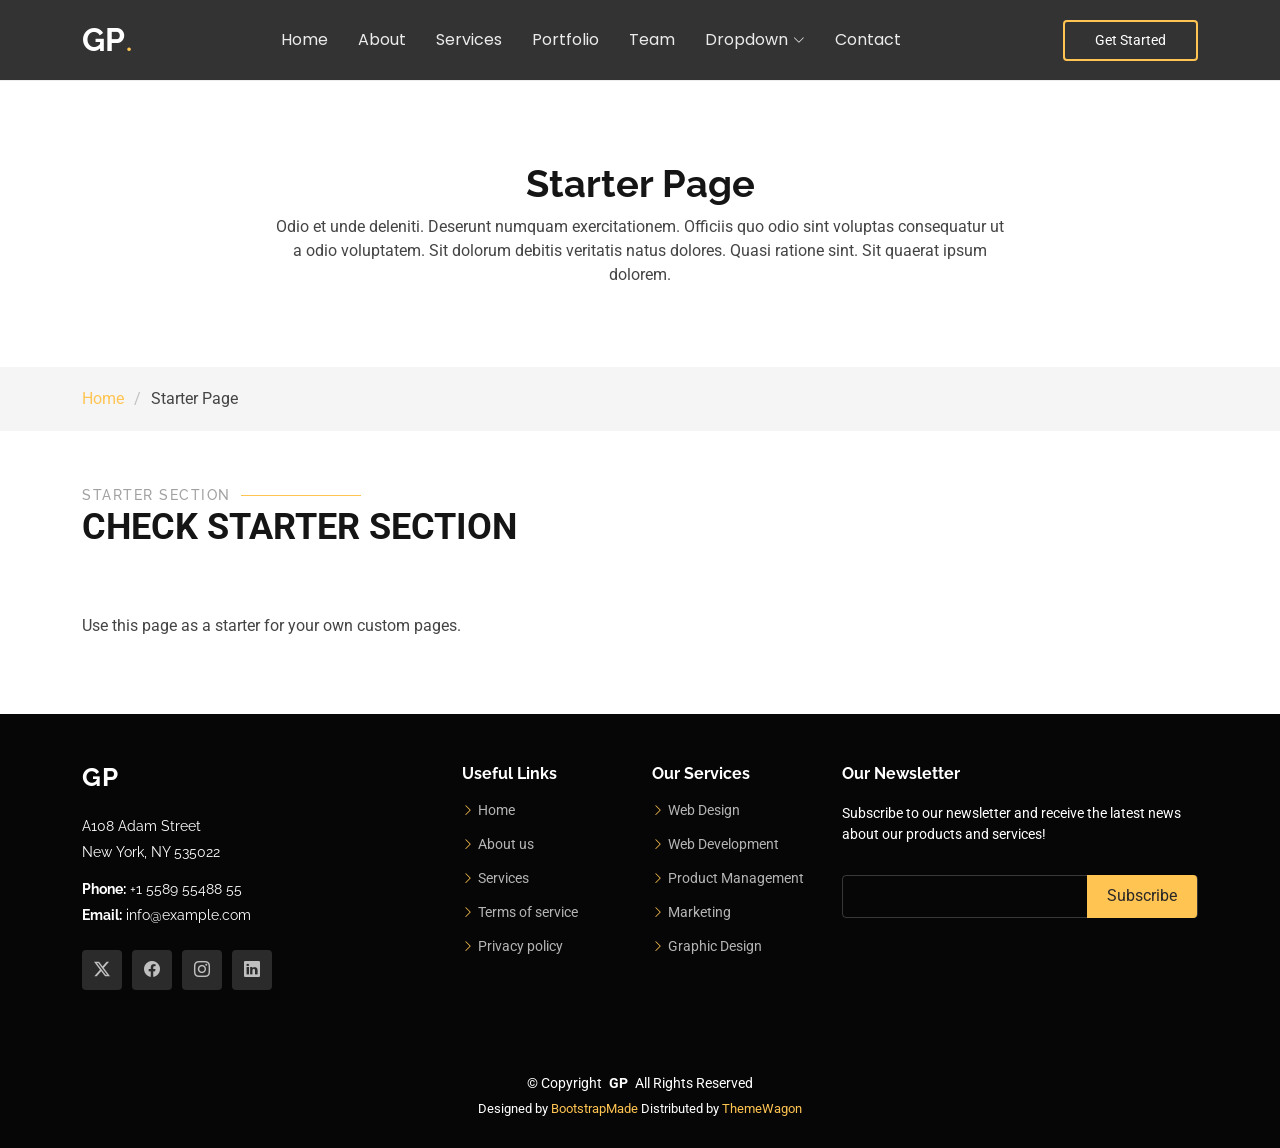
<file: starter-page.html>
<!DOCTYPE html>
<html lang="en">

<head>
  <meta charset="utf-8">
  <meta content="width=device-width, initial-scale=1.0" name="viewport">
  <title>Starter Page - Gp Bootstrap Template</title>
  <meta name="description" content="">
  <meta name="keywords" content="">

  <!-- Favicons -->
  <link href="assets/img/favicon.png" rel="icon">
  <link href="assets/img/apple-touch-icon.png" rel="apple-touch-icon">

  <!-- Fonts -->
  <link href="https://fonts.googleapis.com" rel="preconnect">
  <link href="https://fonts.gstatic.com" rel="preconnect" crossorigin>
  <link href="https://fonts.googleapis.com/css2?family=Roboto:ital,wght@0,100;0,300;0,400;0,500;0,700;0,900;1,100;1,300;1,400;1,500;1,700;1,900&family=Poppins:ital,wght@0,100;0,200;0,300;0,400;0,500;0,600;0,700;0,800;0,900;1,100;1,200;1,300;1,400;1,500;1,600;1,700;1,800;1,900&family=Raleway:ital,wght@0,100;0,200;0,300;0,400;0,500;0,600;0,700;0,800;0,900;1,100;1,200;1,300;1,400;1,500;1,600;1,700;1,800;1,900&display=swap" rel="stylesheet">

  <!-- Vendor CSS Files -->
  <link href="assets/vendor/bootstrap/css/bootstrap.min.css" rel="stylesheet">
  <link href="assets/vendor/bootstrap-icons/bootstrap-icons.css" rel="stylesheet">
  <link href="assets/vendor/aos/aos.css" rel="stylesheet">
  <link href="assets/vendor/swiper/swiper-bundle.min.css" rel="stylesheet">
  <link href="assets/vendor/glightbox/css/glightbox.min.css" rel="stylesheet">

  <!-- Main CSS File -->
  <link href="assets/css/main.css" rel="stylesheet">

  <!-- =======================================================
  * Template Name: Gp
  * Template URL: https://bootstrapmade.com/gp-free-multipurpose-html-bootstrap-template/
  * Updated: Aug 15 2024 with Bootstrap v5.3.3
  * Author: BootstrapMade.com
  * License: https://bootstrapmade.com/license/
  ======================================================== -->
</head>

<body class="starter-page-page">

  <header id="header" class="header d-flex align-items-center position-relative">
    <div class="container-fluid container-xl position-relative d-flex align-items-center justify-content-between">

      <a href="index.html" class="logo d-flex align-items-center me-auto me-lg-0">
        <!-- Uncomment the line below if you also wish to use an image logo -->
        <!-- <img src="assets/img/logo.png" alt=""> -->
        <h1 class="sitename">GP</h1>
        <span>.</span>
      </a>

      <nav id="navmenu" class="navmenu">
        <ul>
          <li><a href="#hero">Home<br></a></li>
          <li><a href="#about">About</a></li>
          <li><a href="#services">Services</a></li>
          <li><a href="#portfolio">Portfolio</a></li>
          <li><a href="#team">Team</a></li>
          <li class="dropdown"><a href="#"><span>Dropdown</span> <i class="bi bi-chevron-down toggle-dropdown"></i></a>
            <ul>
              <li><a href="#">Dropdown 1</a></li>
              <li class="dropdown"><a href="#"><span>Deep Dropdown</span> <i class="bi bi-chevron-down toggle-dropdown"></i></a>
                <ul>
                  <li><a href="#">Deep Dropdown 1</a></li>
                  <li><a href="#">Deep Dropdown 2</a></li>
                  <li><a href="#">Deep Dropdown 3</a></li>
                  <li><a href="#">Deep Dropdown 4</a></li>
                  <li><a href="#">Deep Dropdown 5</a></li>
                </ul>
              </li>
              <li><a href="#">Dropdown 2</a></li>
              <li><a href="#">Dropdown 3</a></li>
              <li><a href="#">Dropdown 4</a></li>
            </ul>
          </li>
          <li><a href="#contact">Contact</a></li>
        </ul>
        <i class="mobile-nav-toggle d-xl-none bi bi-list"></i>
      </nav>

      <a class="btn-getstarted" href="index.html#about">Get Started</a>

    </div>
  </header>

  <main class="main">

    <!-- Page Title -->
    <div class="page-title" data-aos="fade">
      <div class="heading">
        <div class="container">
          <div class="row d-flex justify-content-center text-center">
            <div class="col-lg-8">
              <h1>Starter Page</h1>
              <p class="mb-0">Odio et unde deleniti. Deserunt numquam exercitationem. Officiis quo odio sint voluptas consequatur ut a odio voluptatem. Sit dolorum debitis veritatis natus dolores. Quasi ratione sint. Sit quaerat ipsum dolorem.</p>
            </div>
          </div>
        </div>
      </div>
      <nav class="breadcrumbs">
        <div class="container">
          <ol>
            <li><a href="index.html">Home</a></li>
            <li class="current">Starter Page</li>
          </ol>
        </div>
      </nav>
    </div><!-- End Page Title -->

    <!-- Starter Section Section -->
    <section id="starter-section" class="starter-section section">

      <!-- Section Title -->
      <div class="container section-title" data-aos="fade-up">
        <h2>Starter Section</h2>
        <p>Check Starter Section<br></p>
      </div><!-- End Section Title -->

      <div class="container" data-aos="fade-up">
        <p>Use this page as a starter for your own custom pages.</p>
      </div>

    </section><!-- /Starter Section Section -->

  </main>

  <footer id="footer" class="footer dark-background">

    <div class="footer-top">
      <div class="container">
        <div class="row gy-4">
          <div class="col-lg-4 col-md-6 footer-about">
            <a href="index.html" class="logo d-flex align-items-center">
              <span class="sitename">GP</span>
            </a>
            <div class="footer-contact pt-3">
              <p>A108 Adam Street</p>
              <p>New York, NY 535022</p>
              <p class="mt-3"><strong>Phone:</strong> <span>+1 5589 55488 55</span></p>
              <p><strong>Email:</strong> <span>info@example.com</span></p>
            </div>
            <div class="social-links d-flex mt-4">
              <a href=""><i class="bi bi-twitter-x"></i></a>
              <a href=""><i class="bi bi-facebook"></i></a>
              <a href=""><i class="bi bi-instagram"></i></a>
              <a href=""><i class="bi bi-linkedin"></i></a>
            </div>
          </div>

          <div class="col-lg-2 col-md-3 footer-links">
            <h4>Useful Links</h4>
            <ul>
              <li><i class="bi bi-chevron-right"></i> <a href="#"> Home</a></li>
              <li><i class="bi bi-chevron-right"></i> <a href="#"> About us</a></li>
              <li><i class="bi bi-chevron-right"></i> <a href="#"> Services</a></li>
              <li><i class="bi bi-chevron-right"></i> <a href="#"> Terms of service</a></li>
              <li><i class="bi bi-chevron-right"></i> <a href="#"> Privacy policy</a></li>
            </ul>
          </div>

          <div class="col-lg-2 col-md-3 footer-links">
            <h4>Our Services</h4>
            <ul>
              <li><i class="bi bi-chevron-right"></i> <a href="#"> Web Design</a></li>
              <li><i class="bi bi-chevron-right"></i> <a href="#"> Web Development</a></li>
              <li><i class="bi bi-chevron-right"></i> <a href="#"> Product Management</a></li>
              <li><i class="bi bi-chevron-right"></i> <a href="#"> Marketing</a></li>
              <li><i class="bi bi-chevron-right"></i> <a href="#"> Graphic Design</a></li>
            </ul>
          </div>

          <div class="col-lg-4 col-md-12 footer-newsletter">
            <h4>Our Newsletter</h4>
            <p>Subscribe to our newsletter and receive the latest news about our products and services!</p>
            <form action="forms/newsletter.php" method="post" class="php-email-form">
              <div class="newsletter-form"><input type="email" name="email"><input type="submit" value="Subscribe"></div>
              <div class="loading">Loading</div>
              <div class="error-message"></div>
              <div class="sent-message">Your subscription request has been sent. Thank you!</div>
            </form>
          </div>

        </div>
      </div>
    </div>

    <div class="copyright">
      <div class="container text-center">
        <p>© <span>Copyright</span> <strong class="px-1 sitename">GP</strong> <span>All Rights Reserved</span></p>
        <div class="credits">
          <!-- All the links in the footer should remain intact. -->
          <!-- You can delete the links only if you've purchased the pro version. -->
          <!-- Licensing information: https://bootstrapmade.com/license/ -->
          <!-- Purchase the pro version with working PHP/AJAX contact form: [buy-url] -->
          Designed by <a href="https://bootstrapmade.com/">BootstrapMade</a> Distributed by <a href="https://themewagon.com">ThemeWagon</a>
        </div>
      </div>
    </div>

  </footer>

  <!-- Scroll Top -->
  <a href="#" id="scroll-top" class="scroll-top d-flex align-items-center justify-content-center"><i class="bi bi-arrow-up-short"></i></a>

  <!-- Preloader -->
  <div id="preloader"></div>

  <!-- Vendor JS Files -->
  <script src="assets/vendor/bootstrap/js/bootstrap.bundle.min.js"></script>
  <script src="assets/vendor/php-email-form/validate.js"></script>
  <script src="assets/vendor/aos/aos.js"></script>
  <script src="assets/vendor/swiper/swiper-bundle.min.js"></script>
  <script src="assets/vendor/glightbox/js/glightbox.min.js"></script>
  <script src="assets/vendor/imagesloaded/imagesloaded.pkgd.min.js"></script>
  <script src="assets/vendor/isotope-layout/isotope.pkgd.min.js"></script>
  <script src="assets/vendor/purecounter/purecounter_vanilla.js"></script>

  <!-- Main JS File -->
  <script src="assets/js/main.js"></script>

</body>

</html>
</file>
<file: assets/css/nav.css>
/* ===== Transparent nav bar with dropdowns + yellow CTA =====
   Save as: assets/css/nav.css
   Selectors are prefixed with "body #header" so they override main.css
   and the inline Reign-style <style> block. */

/* Header bar: transparent over the hero */
body #header.header {
  background: transparent !important;
  height: 84px;
  border-bottom: 1px solid rgba(255, 255, 255, 0.22);
  box-shadow: none !important;
  transition: background 0.3s ease;
}
body #header.header .container-xl {
  max-width: 1320px;
}

/* After scrolling: dark teal bar so links stay readable on light sections */
body.scrolled #header.header {
  background: rgba(10, 45, 58, 0.95) !important;
  backdrop-filter: blur(8px);
  -webkit-backdrop-filter: blur(8px);
  border-bottom-color: transparent;
}

/* Logo */
body #header .logo .sitename {
  font-family: "Plus Jakarta Sans", "Raleway", sans-serif;
  font-size: 22px;
  font-weight: 700;
  letter-spacing: 4px;
  color: #fff;
}
body #header .logo .logo-mark {
  background: rgba(255, 255, 255, 0.3);
  color: #fff;
  width: 28px;
  height: 42px;
  margin: 0 8px;
  font-weight: 700;
  border-radius: 4px;
}

/* Nav links (all sizes) */
body #header .navmenu a,
body #header .navmenu a:focus {
  font-family: "Plus Jakarta Sans", sans-serif;
  font-size: 15px;
  font-weight: 500;
  text-transform: none;
  letter-spacing: 0;
  color: rgba(255, 255, 255, 0.78);
}
body #header .navmenu a:hover,
body #header .navmenu li:hover > a {
  color: #fbbf24;
}
body #header .navmenu a.active,
body #header .navmenu a.active:focus {
  color: #fff;
  font-weight: 600;
}

/* CTA button */
body #header .btn-getstarted,
body #header .btn-getstarted:focus {
  display: inline-flex;
  align-items: center;
  gap: 10px;
  font-family: "Plus Jakarta Sans", sans-serif;
  font-size: 15px;
  font-weight: 700;
  text-transform: none;
  letter-spacing: 0;
  color: #111827;
  background: linear-gradient(135deg, #fbbf24, #e9a93b);
  border: 0;
  border-radius: 10px;
  padding: 14px 24px;
  box-shadow: 0 10px 24px rgba(245, 166, 35, 0.35);
  transition: transform 0.2s ease, box-shadow 0.2s ease;
}
body #header .btn-getstarted:hover {
  color: #111827;
  background: linear-gradient(135deg, #fbbf24, #e9a93b);
  transform: translateY(-2px);
  box-shadow: 0 14px 30px rgba(245, 166, 35, 0.45);
}
body #header .btn-getstarted i {
  font-size: 18px;
  line-height: 1;
}

/* Desktop */
@media (min-width: 1200px) {
  body #header .navmenu > ul {
    gap: 2px;
  }
  body #header .navmenu > ul > li > a {
    position: relative;
    display: flex;
    align-items: center;
    gap: 4px;
    padding: 18px 14px;
  }
  /* Orange underline on the active item */
  body #header .navmenu > ul > li > a.active::after {
    content: "";
    position: absolute;
    left: 14px;
    right: 14px;
    bottom: 10px;
    height: 2px;
    border-radius: 2px;
    background: linear-gradient(90deg, #f59e0b, #ea580c);
  }

  /* Chevron */
  body #header .navmenu .toggle-dropdown {
    font-size: 11px;
    margin-left: 0;
    width: auto;
    height: auto;
    line-height: 1;
    background: none;
    transition: transform 0.2s ease;
  }
  body #header .navmenu .dropdown:hover > a .toggle-dropdown {
    transform: rotate(180deg);
  }

  /* Dropdown panel: dark glass, no white */
  body #header .navmenu .dropdown ul {
    left: 0;
    min-width: 270px;
    padding: 10px;
    background: rgba(10, 45, 58, 0.96);
    border: 1px solid rgba(255, 255, 255, 0.14);
    border-radius: 12px;
    box-shadow: 0 18px 40px rgba(0, 0, 0, 0.35);
    backdrop-filter: blur(10px);
    -webkit-backdrop-filter: blur(10px);
  }
  body #header .navmenu .dropdown ul li {
    min-width: 0;
  }
  body #header .navmenu .dropdown ul a {
    padding: 10px 14px;
    border-radius: 8px;
    font-size: 14px;
    font-weight: 500;
    color: rgba(255, 255, 255, 0.82);
  }
  body #header .navmenu .dropdown ul a:hover,
  body #header .navmenu .dropdown ul li:hover > a {
    background: rgba(255, 255, 255, 0.1);
    color: #fbbf24;
  }
}

/* Mobile / tablet */
@media (max-width: 1199.98px) {
  body #header .mobile-nav-toggle {
    color: #fff;
  }
  body #header .btn-getstarted {
    padding: 10px 16px;
    font-size: 13px;
  }
  body #header .navmenu > ul {
    background: rgba(10, 45, 58, 0.98);
    border-color: rgba(255, 255, 255, 0.14);
  }
  body #header .navmenu > ul a {
    color: rgba(255, 255, 255, 0.85);
  }
  body #header .navmenu > ul a.active {
    color: #fbbf24;
  }
  body #header .navmenu .dropdown ul {
    background: rgba(255, 255, 255, 0.06);
  }
}
</file>
<file: assets/css/main.css>
/**
* Template Name: Gp
* Template URL: https://bootstrapmade.com/gp-free-multipurpose-html-bootstrap-template/
* Updated: Aug 15 2024 with Bootstrap v5.3.3
* Author: BootstrapMade.com
* License: https://bootstrapmade.com/license/
*/

/*--------------------------------------------------------------
# Font & Color Variables
# Help: https://bootstrapmade.com/color-system/
--------------------------------------------------------------*/
/* Fonts */
:root {
  --default-font: "Roboto",  system-ui, -apple-system, "Segoe UI", Roboto, "Helvetica Neue", Arial, "Noto Sans", "Liberation Sans", sans-serif, "Apple Color Emoji", "Segoe UI Emoji", "Segoe UI Symbol", "Noto Color Emoji";
  --heading-font: "Raleway",  sans-serif;
  --nav-font: "Poppins",  sans-serif;
}

/* Global Colors - The following color variables are used throughout the website. Updating them here will change the color scheme of the entire website */
:root { 
  --background-color: #ffffff; /* Background color for the entire website, including individual sections */
  --default-color: #444444; /* Default color used for the majority of the text content across the entire website */
  --heading-color: #151515; /* Color for headings, subheadings and title throughout the website */
  --accent-color: #ffc451; /* Accent color that represents your brand on the website. It's used for buttons, links, and other elements that need to stand out */
  --surface-color: #ffffff; /* The surface color is used as a background of boxed elements within sections, such as cards, icon boxes, or other elements that require a visual separation from the global background. */
  --contrast-color: #312f2f; /* Contrast color for text, ensuring readability against backgrounds of accent, heading, or default colors. */
}

/* Nav Menu Colors - The following color variables are used specifically for the navigation menu. They are separate from the global colors to allow for more customization options */
:root {
  --nav-color: rgba(255, 255, 255, 0.905);  /* The default color of the main navmenu links */
  --nav-hover-color: #ffc451; /* Applied to main navmenu links when they are hovered over or active */
  --nav-mobile-background-color: #ffffff; /* Used as the background color for mobile navigation menu */
  --nav-dropdown-background-color: #ffffff; /* Used as the background color for dropdown items that appear when hovering over primary navigation items */
  --nav-dropdown-color: #212529; /* Used for navigation links of the dropdown items in the navigation menu. */
  --nav-dropdown-hover-color: #ffc451; /* Similar to --nav-hover-color, this color is applied to dropdown navigation links when they are hovered over. */
}

/* Color Presets - These classes override global colors when applied to any section or element, providing reuse of the sam color scheme. */

.light-background {
  --background-color: #f9f9f9;
  --surface-color: #ffffff;
}

.dark-background {
  --background-color: #060606;
  --default-color: #ffffff;
  --heading-color: #ffffff;
  --surface-color: #252525;
  --contrast-color: #2a2727;
}

/* Smooth scroll */
:root {
  scroll-behavior: smooth;
}

/*--------------------------------------------------------------
# General Styling & Shared Classes
--------------------------------------------------------------*/
body {
  color: var(--default-color);
  background-color: var(--background-color);
  font-family: var(--default-font);
}

a {
  color: var(--accent-color);
  text-decoration: none;
  transition: 0.3s;
}

a:hover {
  color: color-mix(in srgb, var(--accent-color), transparent 25%);
  text-decoration: none;
}

h1,
h2,
h3,
h4,
h5,
h6 {
  color: var(--heading-color);
  font-family: var(--heading-font);
}

/* PHP Email Form Messages
------------------------------*/
.php-email-form .error-message {
  display: none;
  background: #df1529;
  color: #ffffff;
  text-align: left;
  padding: 15px;
  margin-bottom: 24px;
  font-weight: 600;
}

.php-email-form .sent-message {
  display: none;
  color: #ffffff;
  background: #059652;
  text-align: center;
  padding: 15px;
  margin-bottom: 24px;
  font-weight: 600;
}

.php-email-form .loading {
  display: none;
  background: var(--surface-color);
  text-align: center;
  padding: 15px;
  margin-bottom: 24px;
}

.php-email-form .loading:before {
  content: "";
  display: inline-block;
  border-radius: 50%;
  width: 24px;
  height: 24px;
  margin: 0 10px -6px 0;
  border: 3px solid var(--accent-color);
  border-top-color: var(--surface-color);
  animation: php-email-form-loading 1s linear infinite;
}

@keyframes php-email-form-loading {
  0% {
    transform: rotate(0deg);
  }

  100% {
    transform: rotate(360deg);
  }
}

/*--------------------------------------------------------------
# Global Header
--------------------------------------------------------------*/
.header {
  --background-color: rgba(0, 0, 0, 0.8);
  --heading-color: #ffffff;
  --contrast-color: #ffffff;
  color: var(--default-color);
  background-color: var(--background-color);
  padding: 10px 0;
  transition: all 0.5s;
  z-index: 997;
}

.header .logo {
  line-height: 1;
}

.header .logo img {
  max-height: 36px;
  margin-right: 8px;
}

.header .logo h1 {
  font-size: 32px;
  margin: 0;
  font-weight: 700;
  color: var(--heading-color);
}

.header .logo span {
  color: var(--accent-color);
  font-size: 32px;
}

.header .btn-getstarted,
.header .btn-getstarted:focus {
  color: var(--contrast-color);
  font-size: 14px;
  padding: 8px 30px;
  margin: 0 0 0 30px;
  border-radius: 4px;
  transition: 0.3s;
  border: 2px solid var(--accent-color);
}

.header .btn-getstarted:hover,
.header .btn-getstarted:focus:hover {
  color: var(--default-color);
  background: var(--accent-color);
}

@media (max-width: 1200px) {
  .header .logo {
    order: 1;
  }

  .header .btn-getstarted {
    order: 2;
    margin: 0 15px 0 0;
    padding: 6px 15px;
  }

  .header .navmenu {
    order: 3;
  }
}

.scrolled .header {
  box-shadow: 0px 0 18px rgba(0, 0, 0, 0.1);
}

/* Index Page Header
------------------------------*/
.index-page .header {
  --background-color: rgba(0, 0, 0, 0);
}

/* Index Page Header on Scroll
------------------------------*/
.index-page.scrolled .header {
  --background-color: rgba(0, 0, 0, 0.8);
}

/*--------------------------------------------------------------
# Navigation Menu
--------------------------------------------------------------*/
/* Navmenu - Desktop */
@media (min-width: 1200px) {
  .navmenu {
    padding: 0;
  }

  .navmenu ul {
    margin: 0;
    padding: 0;
    display: flex;
    list-style: none;
    align-items: center;
  }

  .navmenu li {
    position: relative;
  }

  .navmenu a,
  .navmenu a:focus {
    color: var(--nav-color);
    padding: 18px 15px;
    font-size: 16px;
    font-family: var(--nav-font);
    font-weight: 400;
    display: flex;
    align-items: center;
    justify-content: space-between;
    white-space: nowrap;
    transition: 0.3s;
  }

  .navmenu a i,
  .navmenu a:focus i {
    font-size: 12px;
    line-height: 0;
    margin-left: 5px;
    transition: 0.3s;
  }

  .navmenu li:last-child a {
    padding-right: 0;
  }

  .navmenu li:hover>a,
  .navmenu .active,
  .navmenu .active:focus {
    color: var(--nav-hover-color);
  }

  .navmenu .dropdown ul {
    margin: 0;
    padding: 10px 0;
    background: var(--nav-dropdown-background-color);
    display: block;
    position: absolute;
    visibility: hidden;
    left: 14px;
    top: 130%;
    opacity: 0;
    transition: 0.3s;
    border-radius: 0;
    z-index: 99;
    box-shadow: 0px 0px 30px rgba(0, 0, 0, 0.1);
  }

  .navmenu .dropdown ul li {
    min-width: 200px;
  }

  .navmenu .dropdown ul a {
    padding: 10px 20px;
    font-size: 15px;
    text-transform: none;
    color: var(--nav-dropdown-color);
  }

  .navmenu .dropdown ul a i {
    font-size: 12px;
  }

  .navmenu .dropdown ul a:hover,
  .navmenu .dropdown ul .active:hover,
  .navmenu .dropdown ul li:hover>a {
    background-color: var(--nav-dropdown-hover-color);
  }

  .navmenu .dropdown:hover>ul {
    opacity: 1;
    top: 100%;
    visibility: visible;
  }

  .navmenu .dropdown .dropdown ul {
    top: 0;
    left: -90%;
    visibility: hidden;
  }

  .navmenu .dropdown .dropdown:hover>ul {
    opacity: 1;
    top: 0;
    left: -100%;
    visibility: visible;
  }
}

/* Navmenu - Mobile */
@media (max-width: 1199px) {
  .mobile-nav-toggle {
    color: var(--nav-color);
    font-size: 28px;
    line-height: 0;
    margin-right: 10px;
    cursor: pointer;
    transition: color 0.3s;
  }

  .navmenu {
    padding: 0;
    z-index: 9997;
  }

  .navmenu ul {
    display: none;
    list-style: none;
    position: absolute;
    inset: 60px 20px 20px 20px;
    padding: 10px 0;
    margin: 0;
    border-radius: 6px;
    background-color: var(--nav-mobile-background-color);
    overflow-y: auto;
    transition: 0.3s;
    z-index: 9998;
    box-shadow: 0px 0px 30px rgba(0, 0, 0, 0.1);
  }

  .navmenu a,
  .navmenu a:focus {
    color: var(--nav-dropdown-color);
    padding: 10px 20px;
    font-family: var(--nav-font);
    font-size: 17px;
    font-weight: 500;
    display: flex;
    align-items: center;
    justify-content: space-between;
    white-space: nowrap;
    transition: 0.3s;
  }

  .navmenu a i,
  .navmenu a:focus i {
    font-size: 12px;
    line-height: 0;
    margin-left: 5px;
    width: 30px;
    height: 30px;
    display: flex;
    align-items: center;
    justify-content: center;
    border-radius: 50%;
    transition: 0.3s;
    background-color: color-mix(in srgb, var(--accent-color), white 90%);
  }

  .navmenu a i:hover,
  .navmenu a:focus i:hover {
    background-color: color-mix(in srgb, var(--accent-color), white 90%);
  }

  .navmenu a:hover,
  .navmenu .active,
  .navmenu .active:focus {
    background-color: var(--nav-dropdown-hover-color);
  }

  .navmenu .active i,
  .navmenu .active:focus i {
    transform: rotate(180deg);
  }

  .navmenu .dropdown ul {
    position: static;
    display: none;
    z-index: 99;
    padding: 10px 0;
    margin: 10px 20px;
    background-color: var(--nav-dropdown-background-color);
    border: 1px solid color-mix(in srgb, var(--default-color), transparent 90%);
    box-shadow: none;
    transition: all 0.5s ease-in-out;
  }

  .navmenu .dropdown ul ul {
    background-color: rgba(33, 37, 41, 0.1);
  }

  .navmenu .dropdown>.dropdown-active {
    display: block;
    background-color: rgba(33, 37, 41, 0.03);
  }

  .mobile-nav-active {
    overflow: hidden;
  }

  .mobile-nav-active .mobile-nav-toggle {
    color: #fff;
    position: absolute;
    font-size: 32px;
    top: 15px;
    right: 15px;
    margin-right: 0;
    z-index: 9999;
  }

  .mobile-nav-active .navmenu {
    position: fixed;
    overflow: hidden;
    inset: 0;
    background: rgba(33, 37, 41, 0.8);
    transition: 0.3s;
  }

  .mobile-nav-active .navmenu>ul {
    display: block;
  }
}

/*--------------------------------------------------------------
# Global Footer
--------------------------------------------------------------*/
.footer {
  color: var(--default-color);
  background-color: var(--background-color);
  font-size: 14px;
  position: relative;
}

.footer .footer-top {
  padding: 50px 0;
  background-color: color-mix(in srgb, var(--footer-background-color) 90%, white 10%);
}

.footer .footer-about .logo {
  line-height: 1;
  margin-bottom: 10px;
}

.footer .footer-about .logo img {
  max-height: 40px;
  margin-right: 6px;
}

.footer .footer-about .logo span {
  font-size: 26px;
  font-weight: 700;
  letter-spacing: 1px;
  font-family: var(--heading-font);
  color: var(--heading-color);
}

.footer .footer-about p {
  font-size: 14px;
  font-family: var(--heading-font);
}

.footer .social-links a {
  color: color-mix(in srgb, var(--default-color), transparent 30%);
  background-color: color-mix(in srgb, var(--default-color) 5%, white 10%);
  display: flex;
  align-items: center;
  justify-content: center;
  width: 40px;
  height: 40px;
  border-radius: 4px;
  font-size: 16px;
  margin-right: 10px;
  transition: 0.3s;
}

.footer .social-links a:hover {
  color: var(--contrast-color);
  background-color: var(--accent-color);
}

.footer h4 {
  font-size: 16px;
  font-weight: bold;
  position: relative;
  padding-bottom: 12px;
}

.footer .footer-links {
  margin-bottom: 30px;
}

.footer .footer-links ul {
  list-style: none;
  padding: 0;
  margin: 0;
}

.footer .footer-links ul i {
  margin-right: 4px;
  font-size: 12px;
  line-height: 0;
  color: var(--accent-color);
}

.footer .footer-links ul li {
  padding: 10px 0;
  display: flex;
  align-items: center;
}

.footer .footer-links ul li:first-child {
  padding-top: 0;
}

.footer .footer-links ul a {
  color: color-mix(in srgb, var(--default-color), transparent 30%);
  display: inline-block;
  line-height: 1;
}

.footer .footer-links ul a:hover {
  color: var(--accent-color);
}

.footer .footer-contact p {
  margin-bottom: 5px;
}

.footer .footer-newsletter .newsletter-form {
  margin-top: 30px;
  margin-bottom: 15px;
  padding: 6px 8px;
  position: relative;
  border-radius: 4px;
  border: 1px solid color-mix(in srgb, var(--default-color), transparent 80%);
  display: flex;
  background-color: color-mix(in srgb, var(--footer-background-color) 90%, white 15%);
  transition: 0.3s;
}

.footer .footer-newsletter .newsletter-form:focus-within {
  border-color: var(--accent-color);
}

.footer .footer-newsletter .newsletter-form input[type=email] {
  border: 0;
  padding: 4px;
  width: 100%;
  background-color: color-mix(in srgb, var(--footer-background-color) 90%, white 15%);
  color: var(--default-color);
}

.footer .footer-newsletter .newsletter-form input[type=email]:focus-visible {
  outline: none;
}

.footer .footer-newsletter .newsletter-form input[type=submit] {
  border: 0;
  font-size: 16px;
  padding: 0 20px;
  margin: -7px -8px -7px 0;
  background: var(--accent-color);
  color: var(--contrast-color);
  transition: 0.3s;
  border-radius: 0 4px 4px 0;
}

.footer .footer-newsletter .newsletter-form input[type=submit]:hover {
  background: color-mix(in srgb, var(--accent-color), transparent 20%);
}

.footer .copyright {
  padding: 30px 0;
}

.footer .copyright p {
  margin-bottom: 0;
}

.footer .credits {
  margin-top: 5px;
  font-size: 13px;
}

/*--------------------------------------------------------------
# Preloader
--------------------------------------------------------------*/
#preloader {
  position: fixed;
  inset: 0;
  z-index: 999999;
  overflow: hidden;
  background: #000;
  transition: all 0.6s ease-out;
}

#preloader:before {
  content: "";
  position: fixed;
  top: calc(50% - 30px);
  left: calc(50% - 30px);
  border: 6px solid #ffffff;
  border-color: var(--accent-color) transparent var(--accent-color) transparent;
  border-radius: 50%;
  width: 60px;
  height: 60px;
  animation: animate-preloader 1.5s linear infinite;
}

@keyframes animate-preloader {
  0% {
    transform: rotate(0deg);
  }

  100% {
    transform: rotate(360deg);
  }
}

/*--------------------------------------------------------------
# Scroll Top Button
--------------------------------------------------------------*/
.scroll-top {
  position: fixed;
  visibility: hidden;
  opacity: 0;
  right: 15px;
  bottom: 15px;
  z-index: 99999;
  background-color: var(--accent-color);
  width: 40px;
  height: 40px;
  border-radius: 4px;
  transition: all 0.4s;
}

.scroll-top i {
  font-size: 24px;
  color: var(--contrast-color);
  line-height: 0;
}

.scroll-top:hover {
  background-color: color-mix(in srgb, var(--accent-color), transparent 20%);
  color: var(--contrast-color);
}

.scroll-top.active {
  visibility: visible;
  opacity: 1;
}

/*--------------------------------------------------------------
# Disable aos animation delay on mobile devices
--------------------------------------------------------------*/
@media screen and (max-width: 768px) {
  [data-aos-delay] {
    transition-delay: 0 !important;
  }
}

/*--------------------------------------------------------------
# Global Page Titles & Breadcrumbs
--------------------------------------------------------------*/
.page-title {
  color: var(--default-color);
  background-color: var(--background-color);
  position: relative;
}

.page-title .heading {
  padding: 80px 0;
  border-top: 1px solid color-mix(in srgb, var(--default-color), transparent 90%);
}

.page-title .heading h1 {
  font-size: 38px;
  font-weight: 700;
}

.page-title nav {
  background-color: color-mix(in srgb, var(--default-color), transparent 95%);
  padding: 20px 0;
}

.page-title nav ol {
  display: flex;
  flex-wrap: wrap;
  list-style: none;
  margin: 0;
  padding: 0;
  font-size: 16px;
  font-weight: 400;
}

.page-title nav ol li+li {
  padding-left: 10px;
}

.page-title nav ol li+li::before {
  content: "/";
  display: inline-block;
  padding-right: 10px;
  color: color-mix(in srgb, var(--default-color), transparent 70%);
}

/*--------------------------------------------------------------
# Global Sections
--------------------------------------------------------------*/
section,
.section {
  color: var(--default-color);
  background-color: var(--background-color);
  padding: 60px 0;
  scroll-margin-top: 80px;
  overflow: clip;
}

@media (max-width: 1199px) {

  section,
  .section {
    scroll-margin-top: 58px;
  }
}

/*--------------------------------------------------------------
# Global Section Titles
--------------------------------------------------------------*/
.section-title {
  padding-bottom: 60px;
  position: relative;
}

.section-title h2 {
  font-size: 14px;
  font-weight: 500;
  padding: 0;
  line-height: 1px;
  margin: 0;
  letter-spacing: 1.5px;
  text-transform: uppercase;
  color: color-mix(in srgb, var(--default-color), transparent 50%);
  position: relative;
}

.section-title h2::after {
  content: "";
  width: 120px;
  height: 1px;
  display: inline-block;
  background: var(--accent-color);
  margin: 4px 10px;
}

.section-title p {
  color: var(--heading-color);
  margin: 0;
  font-size: 36px;
  font-weight: 700;
  text-transform: uppercase;
}

/*--------------------------------------------------------------
# Hero Section
--------------------------------------------------------------*/
.hero {
  width: 100%;
  min-height: 100vh;
  position: relative;
  padding: 120px 0 80px 0;
  display: flex;
  align-items: center;
  justify-content: center;
}

.hero img {
  position: absolute;
  inset: 0;
  display: block;
  width: 100%;
  height: 100%;
  object-fit: cover;
  z-index: 1;
}

.hero:before {
  content: "";
  background: color-mix(in srgb, var(--background-color), transparent 30%);
  position: absolute;
  inset: 0;
  z-index: 2;
}

.hero .container {
  position: relative;
  z-index: 3;
}

.hero h2 {
  margin: 0;
  font-size: 56px;
  font-weight: 700;
  font-family: var(--nav-font);
}

.hero h2 span {
  color: var(--accent-color);
}

.hero p {
  margin: 10px 0 0 0;
  font-size: 24px;
  color: color-mix(in srgb, var(--default-color), transparent 30%);
}

.hero .icon-box {
  padding: 30px 20px;
  transition: ease-in-out 0.3s;
  border: 1px solid color-mix(in srgb, var(--default-color), transparent 70%);
  height: 100%;
  text-align: center;
  display: flex;
  flex-direction: column;
  align-items: center;
  justify-content: center;
}

.hero .icon-box i {
  font-size: 32px;
  line-height: 1;
  color: var(--accent-color);
}

.hero .icon-box h3 {
  font-weight: 700;
  margin: 10px 0 0 0;
  padding: 0;
  line-height: 1;
  font-size: 20px;
  line-height: 26px;
}

.hero .icon-box h3 a {
  color: color-mix(in srgb, var(--default-color), transparent 20%);
  transition: ease-in-out 0.3s;
}

.hero .icon-box:hover {
  border-color: var(--accent-color);
}

.hero .icon-box:hover h3 a {
  color: var(--accent-color);
}

@media (max-width: 768px) {
  .hero h2 {
    font-size: 32px;
  }

  .hero p {
    font-size: 18px;
  }
}

/*--------------------------------------------------------------
# About Section
--------------------------------------------------------------*/
.about .content h3 {
  font-size: 1.75rem;
  font-weight: 700;
}

.about .content .fst-italic {
  color: color-mix(in srgb, var(--default-color), var(--contrast-color) 50%);
}

.about .content ul {
  list-style: none;
  padding: 0;
}

.about .content ul li {
  padding: 10px 0 0 0;
  display: flex;
}

.about .content ul i {
  color: var(--accent-color);
  margin-right: 0.5rem;
  line-height: 1.2;
  font-size: 1.25rem;
}

.about .content p:last-child {
  margin-bottom: 0;
}

/*--------------------------------------------------------------
# Clients Section
--------------------------------------------------------------*/
.clients .swiper-slide img {
  opacity: 0.5;
  transition: 0.3s;
  filter: grayscale(100);
}

.clients .swiper-slide img:hover {
  filter: none;
  opacity: 1;
}

.clients .swiper-wrapper {
  height: auto;
}

.clients .swiper-pagination {
  margin-top: 20px;
  position: relative;
}

.clients .swiper-pagination .swiper-pagination-bullet {
  width: 12px;
  height: 12px;
  opacity: 1;
  background-color: color-mix(in srgb, var(--default-color), transparent 80%);
}

.clients .swiper-pagination .swiper-pagination-bullet-active {
  background-color: var(--accent-color);
}

/*--------------------------------------------------------------
# Features Section
--------------------------------------------------------------*/
.features .features-image {
  position: relative;
  min-height: 400px;
}

.features .features-image img {
  position: absolute;
  inset: 0;
  display: block;
  width: 100%;
  height: 100%;
  object-fit: cover;
  z-index: 1;
}

.features .features-item h4 {
  font-size: 20px;
  font-weight: 700;
  margin: 0 0 5px 0;
}

.features .features-item i {
  font-size: 48px;
  color: var(--accent-color);
  margin-right: 20px;
  line-height: 0;
}

.features .features-item p {
  font-size: 15px;
  color: color-mix(in srgb, var(--default-color), transparent 20%);
  margin: 0;
}

/*--------------------------------------------------------------
# Services Section
--------------------------------------------------------------*/
.services .service-item {
  background-color: var(--surface-color);
  text-align: center;
  border: 1px solid color-mix(in srgb, var(--default-color), transparent 85%);
  padding: 80px 20px;
  height: 100%;
  transition: all ease-in-out 0.3s;
}

.services .service-item .icon {
  background: var(--accent-color);
  color: var(--contrast-color);
  margin: 0 auto;
  width: 64px;
  height: 64px;
  border-radius: 4px;
  display: flex;
  align-items: center;
  justify-content: center;
  margin-bottom: 20px;
  transition: 0.3s;
}

.services .service-item .icon i {
  font-size: 28px;
  transition: ease-in-out 0.3s;
}

.services .service-item h3 {
  font-weight: 700;
  margin: 10px 0 15px 0;
  font-size: 22px;
  transition: 0.3s;
}

.services .service-item p {
  line-height: 24px;
  font-size: 14px;
  margin-bottom: 0;
}

.services .service-item:hover {
  box-shadow: 0px 0 25px 0 rgba(0, 0, 0, 0.1);
  transform: translateY(-10px);
}

/*--------------------------------------------------------------
# Call To Action Section
--------------------------------------------------------------*/
.call-to-action {
  padding: 80px 0;
  position: relative;
  clip-path: inset(0);
}

.call-to-action img {
  position: fixed;
  top: 0;
  left: 0;
  display: block;
  width: 100%;
  height: 100%;
  object-fit: cover;
  z-index: 1;
}

.call-to-action:before {
  content: "";
  background: color-mix(in srgb, var(--background-color), transparent 50%);
  position: absolute;
  inset: 0;
  z-index: 2;
}

.call-to-action .container {
  position: relative;
  z-index: 3;
}

.call-to-action h3 {
  font-size: 28px;
  font-weight: 700;
  color: var(--default-color);
}

.call-to-action p {
  color: var(--default-color);
}

.call-to-action .cta-btn {
  font-family: var(--heading-font);
  font-weight: 500;
  font-size: 16px;
  letter-spacing: 1px;
  display: inline-block;
  padding: 12px 40px;
  border-radius: 5px;
  transition: 0.5s;
  margin: 10px;
  border: 2px solid var(--default-color);
  color: var(--default-color);
}

.call-to-action .cta-btn:hover {
  background: var(--accent-color);
  color: var(--background-color);
  border: 2px solid var(--accent-color);
}

/*--------------------------------------------------------------
# Portfolio Section
--------------------------------------------------------------*/
.portfolio .portfolio-filters {
  padding: 0;
  margin: 0 auto 20px auto;
  list-style: none;
  text-align: center;
}

.portfolio .portfolio-filters li {
  cursor: pointer;
  display: inline-block;
  padding: 8px 20px 10px 20px;
  margin: 0;
  font-size: 15px;
  font-weight: 500;
  line-height: 1;
  margin-bottom: 5px;
  border-radius: 4px;
  transition: all 0.3s ease-in-out;
  font-family: var(--heading-font);
}

.portfolio .portfolio-filters li:hover,
.portfolio .portfolio-filters li.filter-active {
  color: var(--contrast-color);
  background-color: var(--accent-color);
}

.portfolio .portfolio-filters li:first-child {
  margin-left: 0;
}

.portfolio .portfolio-filters li:last-child {
  margin-right: 0;
}

@media (max-width: 575px) {
  .portfolio .portfolio-filters li {
    font-size: 14px;
    margin: 0 0 10px 0;
  }
}

.portfolio .portfolio-item {
  position: relative;
  overflow: hidden;
}

.portfolio .portfolio-item .portfolio-info {
  opacity: 0;
  position: absolute;
  left: 12px;
  right: 12px;
  bottom: -100%;
  z-index: 3;
  transition: all ease-in-out 0.5s;
  background: color-mix(in srgb, var(--background-color), transparent 10%);
  padding: 15px;
}

.portfolio .portfolio-item .portfolio-info h4 {
  font-size: 18px;
  font-weight: 600;
  padding-right: 50px;
}

.portfolio .portfolio-item .portfolio-info p {
  color: color-mix(in srgb, var(--default-color), transparent 30%);
  font-size: 14px;
  margin-bottom: 0;
  padding-right: 50px;
}

.portfolio .portfolio-item .portfolio-info .preview-link,
.portfolio .portfolio-item .portfolio-info .details-link {
  position: absolute;
  right: 50px;
  font-size: 24px;
  top: calc(50% - 14px);
  color: color-mix(in srgb, var(--default-color), transparent 30%);
  transition: 0.3s;
  line-height: 0;
}

.portfolio .portfolio-item .portfolio-info .preview-link:hover,
.portfolio .portfolio-item .portfolio-info .details-link:hover {
  color: var(--accent-color);
}

.portfolio .portfolio-item .portfolio-info .details-link {
  right: 14px;
  font-size: 28px;
}

.portfolio .portfolio-item:hover .portfolio-info {
  opacity: 1;
  bottom: 0;
}

/*--------------------------------------------------------------
# Stats Section
--------------------------------------------------------------*/
.stats .stats-item {
  padding: 10px;
}

.stats .stats-item i {
  font-size: 44px;
  color: var(--accent-color);
  line-height: 0;
  margin-right: 15px;
}

.stats .stats-item .purecounter {
  color: var(--heading-color);
  font-size: 40px;
  display: block;
  font-weight: 700;
  line-height: 40px;
}

.stats .stats-item p {
  color: color-mix(in srgb, var(--default-color), transparent 40%);
  padding: 15px 0 0 0;
  margin: 0;
  font-family: var(--heading-font);
  font-size: 14px;
}

/*--------------------------------------------------------------
# Testimonials Section
--------------------------------------------------------------*/
.testimonials {
  padding: 80px 0;
  position: relative;
}

.testimonials:before {
  content: "";
  background: color-mix(in srgb, var(--background-color), transparent 30%);
  position: absolute;
  inset: 0;
  z-index: 2;
}

.testimonials .testimonials-bg {
  position: absolute;
  inset: 0;
  display: block;
  width: 100%;
  height: 100%;
  object-fit: cover;
  z-index: 1;
}

.testimonials .container {
  position: relative;
  z-index: 3;
}

.testimonials .testimonials-carousel,
.testimonials .testimonials-slider {
  overflow: hidden;
}

.testimonials .testimonial-item {
  text-align: center;
}

.testimonials .testimonial-item .testimonial-img {
  width: 100px;
  border-radius: 50%;
  border: 6px solid color-mix(in srgb, var(--default-color), transparent 85%);
  margin: 0 auto;
}

.testimonials .testimonial-item h3 {
  font-size: 20px;
  font-weight: bold;
  margin: 10px 0 5px 0;
}

.testimonials .testimonial-item h4 {
  font-size: 14px;
  margin: 0 0 15px 0;
  color: color-mix(in srgb, var(--default-color), transparent 40%);
}

.testimonials .testimonial-item .stars {
  margin-bottom: 15px;
}

.testimonials .testimonial-item .stars i {
  color: #ffc107;
  margin: 0 1px;
}

.testimonials .testimonial-item .quote-icon-left,
.testimonials .testimonial-item .quote-icon-right {
  color: color-mix(in srgb, var(--default-color), transparent 40%);
  font-size: 26px;
  line-height: 0;
}

.testimonials .testimonial-item .quote-icon-left {
  display: inline-block;
  left: -5px;
  position: relative;
}

.testimonials .testimonial-item .quote-icon-right {
  display: inline-block;
  right: -5px;
  position: relative;
  top: 10px;
  transform: scale(-1, -1);
}

.testimonials .testimonial-item p {
  font-style: italic;
  margin: 0 auto 15px auto;
}

.testimonials .swiper-wrapper {
  height: auto;
}

.testimonials .swiper-pagination {
  margin-top: 20px;
  position: relative;
}

.testimonials .swiper-pagination .swiper-pagination-bullet {
  width: 12px;
  height: 12px;
  background-color: color-mix(in srgb, var(--default-color), transparent 50%);
  opacity: 0.5;
}

.testimonials .swiper-pagination .swiper-pagination-bullet-active {
  background-color: var(--default-color);
  opacity: 1;
}

@media (min-width: 992px) {
  .testimonials .testimonial-item p {
    width: 80%;
  }
}

/*--------------------------------------------------------------
# Team Section
--------------------------------------------------------------*/
.team .team-member {
  background-color: var(--surface-color);
  overflow: hidden;
  border-radius: 5px;
  box-shadow: 0px 2px 15px rgba(0, 0, 0, 0.1);
  height: 100%;
}

.team .team-member .member-img {
  position: relative;
  overflow: hidden;
}

.team .team-member .social {
  position: absolute;
  left: 0;
  bottom: 30px;
  right: 0;
  opacity: 0;
  transition: ease-in-out 0.3s;
  text-align: center;
}

.team .team-member .social a {
  background: color-mix(in srgb, var(--contrast-color), transparent 25%);
  color: color-mix(in srgb, var(--default-color), transparent 20%);
  margin: 0 3px;
  border-radius: 4px;
  width: 36px;
  height: 36px;
  transition: ease-in-out 0.3s;
  display: inline-flex;
  justify-content: center;
  align-items: center;
}

.team .team-member .social a:hover {
  color: var(--contrast-color);
  background: var(--accent-color);
}

.team .team-member .social i {
  font-size: 18px;
  line-height: 0;
}

.team .team-member .member-info {
  padding: 25px 15px;
}

.team .team-member .member-info h4 {
  font-weight: 700;
  margin-bottom: 5px;
  font-size: 18px;
}

.team .team-member .member-info span {
  display: block;
  font-size: 13px;
  font-weight: 400;
  color: color-mix(in srgb, var(--default-color), transparent 40%);
}

.team .team-member:hover .social {
  opacity: 1;
  bottom: 15px;
}

/*--------------------------------------------------------------
# Contact Section
--------------------------------------------------------------*/
.contact .info-item+.info-item {
  margin-top: 40px;
}

.contact .info-item i {
  color: var(--contrast-color);
  background: var(--accent-color);
  font-size: 20px;
  width: 44px;
  height: 44px;
  display: flex;
  justify-content: center;
  align-items: center;
  border-radius: 4px;
  transition: all 0.3s ease-in-out;
  margin-right: 15px;
}

.contact .info-item h3 {
  padding: 0;
  font-size: 18px;
  font-weight: 700;
  margin-bottom: 5px;
}

.contact .info-item p {
  padding: 0;
  margin-bottom: 0;
  font-size: 14px;
}

.contact .php-email-form {
  height: 100%;
}

.contact .php-email-form input[type=text],
.contact .php-email-form input[type=email],
.contact .php-email-form textarea {
  font-size: 14px;
  padding: 10px 15px;
  box-shadow: none;
  border-radius: 0;
  color: var(--default-color);
  background-color: color-mix(in srgb, var(--background-color), transparent 50%);
  border-color: color-mix(in srgb, var(--default-color), transparent 80%);
}

.contact .php-email-form input[type=text]:focus,
.contact .php-email-form input[type=email]:focus,
.contact .php-email-form textarea:focus {
  border-color: var(--accent-color);
}

.contact .php-email-form input[type=text]::placeholder,
.contact .php-email-form input[type=email]::placeholder,
.contact .php-email-form textarea::placeholder {
  color: color-mix(in srgb, var(--default-color), transparent 70%);
}

.contact .php-email-form button[type=submit] {
  color: var(--contrast-color);
  background: var(--accent-color);
  border: 0;
  padding: 10px 30px;
  transition: 0.4s;
  border-radius: 4px;
}

.contact .php-email-form button[type=submit]:hover {
  background: color-mix(in srgb, var(--accent-color), transparent 20%);
}

/*--------------------------------------------------------------
# Portfolio Details Section
--------------------------------------------------------------*/
.portfolio-details .portfolio-details-slider img {
  width: 100%;
}

.portfolio-details .portfolio-details-slider .swiper-pagination {
  margin-top: 20px;
  position: relative;
}

.portfolio-details .portfolio-details-slider .swiper-pagination .swiper-pagination-bullet {
  width: 12px;
  height: 12px;
  background-color: color-mix(in srgb, var(--default-color), transparent 85%);
  opacity: 1;
}

.portfolio-details .portfolio-details-slider .swiper-pagination .swiper-pagination-bullet-active {
  background-color: var(--accent-color);
}

.portfolio-details .portfolio-info {
  background-color: var(--surface-color);
  padding: 30px;
  box-shadow: 0px 0 30px rgba(0, 0, 0, 0.1);
}

.portfolio-details .portfolio-info h3 {
  font-size: 22px;
  font-weight: 700;
  margin-bottom: 20px;
  padding-bottom: 20px;
  border-bottom: 1px solid color-mix(in srgb, var(--default-color), transparent 85%);
}

.portfolio-details .portfolio-info ul {
  list-style: none;
  padding: 0;
  font-size: 15px;
}

.portfolio-details .portfolio-info ul li+li {
  margin-top: 10px;
}

.portfolio-details .portfolio-description {
  padding-top: 30px;
}

.portfolio-details .portfolio-description h2 {
  font-size: 26px;
  font-weight: 700;
  margin-bottom: 20px;
}

.portfolio-details .portfolio-description p {
  padding: 0;
  color: color-mix(in srgb, var(--default-color), transparent 30%);
}

/*--------------------------------------------------------------
# Service Details Section
--------------------------------------------------------------*/
.service-details .service-box {
  background-color: var(--surface-color);
  padding: 20px;
  box-shadow: 0px 2px 20px rgba(0, 0, 0, 0.1);
}

.service-details .service-box+.service-box {
  margin-top: 30px;
}

.service-details .service-box h4 {
  font-size: 20px;
  font-weight: 700;
  border-bottom: 2px solid color-mix(in srgb, var(--default-color), transparent 92%);
  padding-bottom: 15px;
  margin-bottom: 15px;
}

.service-details .services-list {
  background-color: var(--surface-color);
}

.service-details .services-list a {
  color: color-mix(in srgb, var(--default-color), transparent 20%);
  background-color: color-mix(in srgb, var(--default-color), transparent 96%);
  display: flex;
  align-items: center;
  padding: 12px 15px;
  margin-top: 15px;
  transition: 0.3s;
}

.service-details .services-list a:first-child {
  margin-top: 0;
}

.service-details .services-list a i {
  font-size: 16px;
  margin-right: 8px;
  color: var(--accent-color);
}

.service-details .services-list a.active {
  color: var(--contrast-color);
  background-color: var(--accent-color);
}

.service-details .services-list a.active i {
  color: var(--contrast-color);
}

.service-details .services-list a:hover {
  background-color: color-mix(in srgb, var(--accent-color), transparent 95%);
  color: var(--accent-color);
}

.service-details .download-catalog a {
  color: var(--default-color);
  display: flex;
  align-items: center;
  padding: 10px 0;
  transition: 0.3s;
  border-top: 1px solid color-mix(in srgb, var(--default-color), transparent 90%);
}

.service-details .download-catalog a:first-child {
  border-top: 0;
  padding-top: 0;
}

.service-details .download-catalog a:last-child {
  padding-bottom: 0;
}

.service-details .download-catalog a i {
  font-size: 24px;
  margin-right: 8px;
  color: var(--accent-color);
}

.service-details .download-catalog a:hover {
  color: var(--accent-color);
}

.service-details .help-box {
  background-color: var(--accent-color);
  color: var(--contrast-color);
  margin-top: 30px;
  padding: 30px 15px;
}

.service-details .help-box .help-icon {
  font-size: 48px;
}

.service-details .help-box h4,
.service-details .help-box a {
  color: var(--contrast-color);
}

.service-details .services-img {
  margin-bottom: 20px;
}

.service-details h3 {
  font-size: 26px;
  font-weight: 700;
}

.service-details p {
  font-size: 15px;
}

.service-details ul {
  list-style: none;
  padding: 0;
  font-size: 15px;
}

.service-details ul li {
  padding: 5px 0;
  display: flex;
  align-items: center;
}

.service-details ul i {
  font-size: 20px;
  margin-right: 8px;
  color: var(--accent-color);
}

/*--------------------------------------------------------------
# Starter Section Section
--------------------------------------------------------------*/
.starter-section {
  /* Add your styles here */
}

/*--------------------------------------------------------------
# Responsive images (from client brief)
--------------------------------------------------------------*/
img {
  max-width: 100%;
  height: auto;
}

/* Contact: new form + extras */
.contact .contact-cta {
  font-size: 24px;
  font-weight: 700;
  margin-bottom: 20px;
}

.contact .contact-form input[type=text],
.contact .contact-form input[type=email],
.contact .contact-form input[type=tel],
.contact .contact-form input[type=number],
.contact .contact-form select,
.contact .contact-form textarea {
  font-size: 14px;
  padding: 10px 15px;
  box-shadow: none;
  border-radius: 0;
  color: var(--default-color);
  background-color: color-mix(in srgb, var(--background-color), transparent 50%);
  border-color: color-mix(in srgb, var(--default-color), transparent 80%);
}

.contact .contact-form input:focus,
.contact .contact-form select:focus,
.contact .contact-form textarea:focus {
  border-color: var(--accent-color);
}

.contact .contact-form button[type=submit] {
  color: var(--contrast-color);
  background: var(--accent-color);
  border: 0;
  padding: 10px 30px;
  transition: 0.4s;
  border-radius: 4px;
}

.contact .contact-form button[type=submit]:hover {
  background: color-mix(in srgb, var(--accent-color), transparent 20%);
}

.contact .contact-form button[type=submit]:disabled {
  opacity: 0.6;
  cursor: not-allowed;
}

.contact .privacy-note {
  font-size: 13px;
  margin: 12px 0 0;
  color: color-mix(in srgb, var(--default-color), transparent 40%);
}

.contact .form-result {
  display: none;
  padding: 15px;
  margin-bottom: 20px;
  font-weight: 600;
  color: #fff;
}

.contact .form-result.success { display: block; background: #059652; }
.contact .form-result.error   { display: block; background: #df1529; }

.contact .info-item a:not(.btn-whatsapp) {
  color: var(--default-color);
}

.contact .info-item a:not(.btn-whatsapp):hover {
  color: var(--accent-color);
}

.contact .btn-whatsapp {
  display: inline-flex;
  align-items: center;
  gap: 8px;
  margin-top: 8px;
  padding: 8px 16px;
  border-radius: 4px;
  background: #25d366;
  color: #fff;
  font-size: 14px;
  font-weight: 500;
}

.contact .btn-whatsapp:hover {
  background: #1ebe5b;
  color: #fff;
}

.contact .btn-whatsapp i {
  width: auto;
  height: auto;
  background: none;
  color: #fff;
  font-size: 16px;
  margin: 0;
}
</file>
